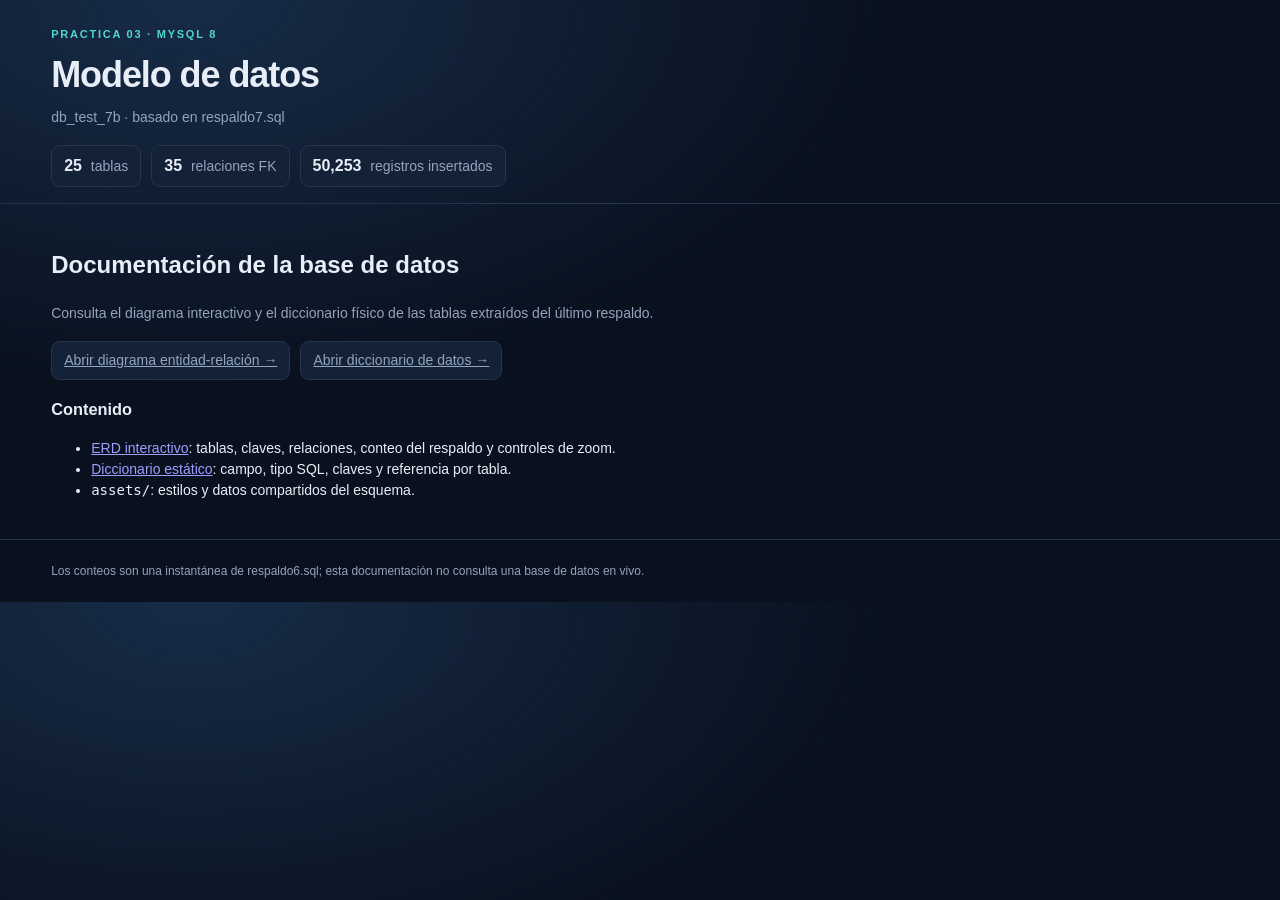
<file: Practica03/diagrama/index.html>
<!doctype html><html lang="es"><head><meta charset="utf-8"><meta name="viewport" content="width=device-width,initial-scale=1"><title>Diagrama ER y diccionario · db_test_7b</title><link rel="stylesheet" href="assets/css/main.css"></head><body><header class="top"><div class="eyebrow">Practica 03 · MySQL 8</div><h1>Modelo de datos</h1><div class="subtitle">db_test_7b · basado en respaldo7.sql</div><div class="stats"><span class="stat"><b>25</b> tablas</span><span class="stat"><b>35</b> relaciones FK</span><span class="stat"><b>50,253</b> registros insertados</span></div></header><main class="dictionary"><h2>Documentación de la base de datos</h2><p>Consulta el diagrama interactivo y el diccionario físico de las tablas extraídos del último respaldo.</p><div class="stats"><a class="stat" href="erd/">Abrir diagrama entidad-relación →</a><a class="stat" href="diccionario/">Abrir diccionario de datos →</a></div><h3>Contenido</h3><ul><li><a href="erd/">ERD interactivo</a>: tablas, claves, relaciones, conteo del respaldo y controles de zoom.</li><li><a href="diccionario/">Diccionario estático</a>: campo, tipo SQL, claves y referencia por tabla.</li><li><code>assets/</code>: estilos y datos compartidos del esquema.</li></ul></main><footer>Los conteos son una instantánea de respaldo6.sql; esta documentación no consulta una base de datos en vivo.</footer></body></html>
</file>
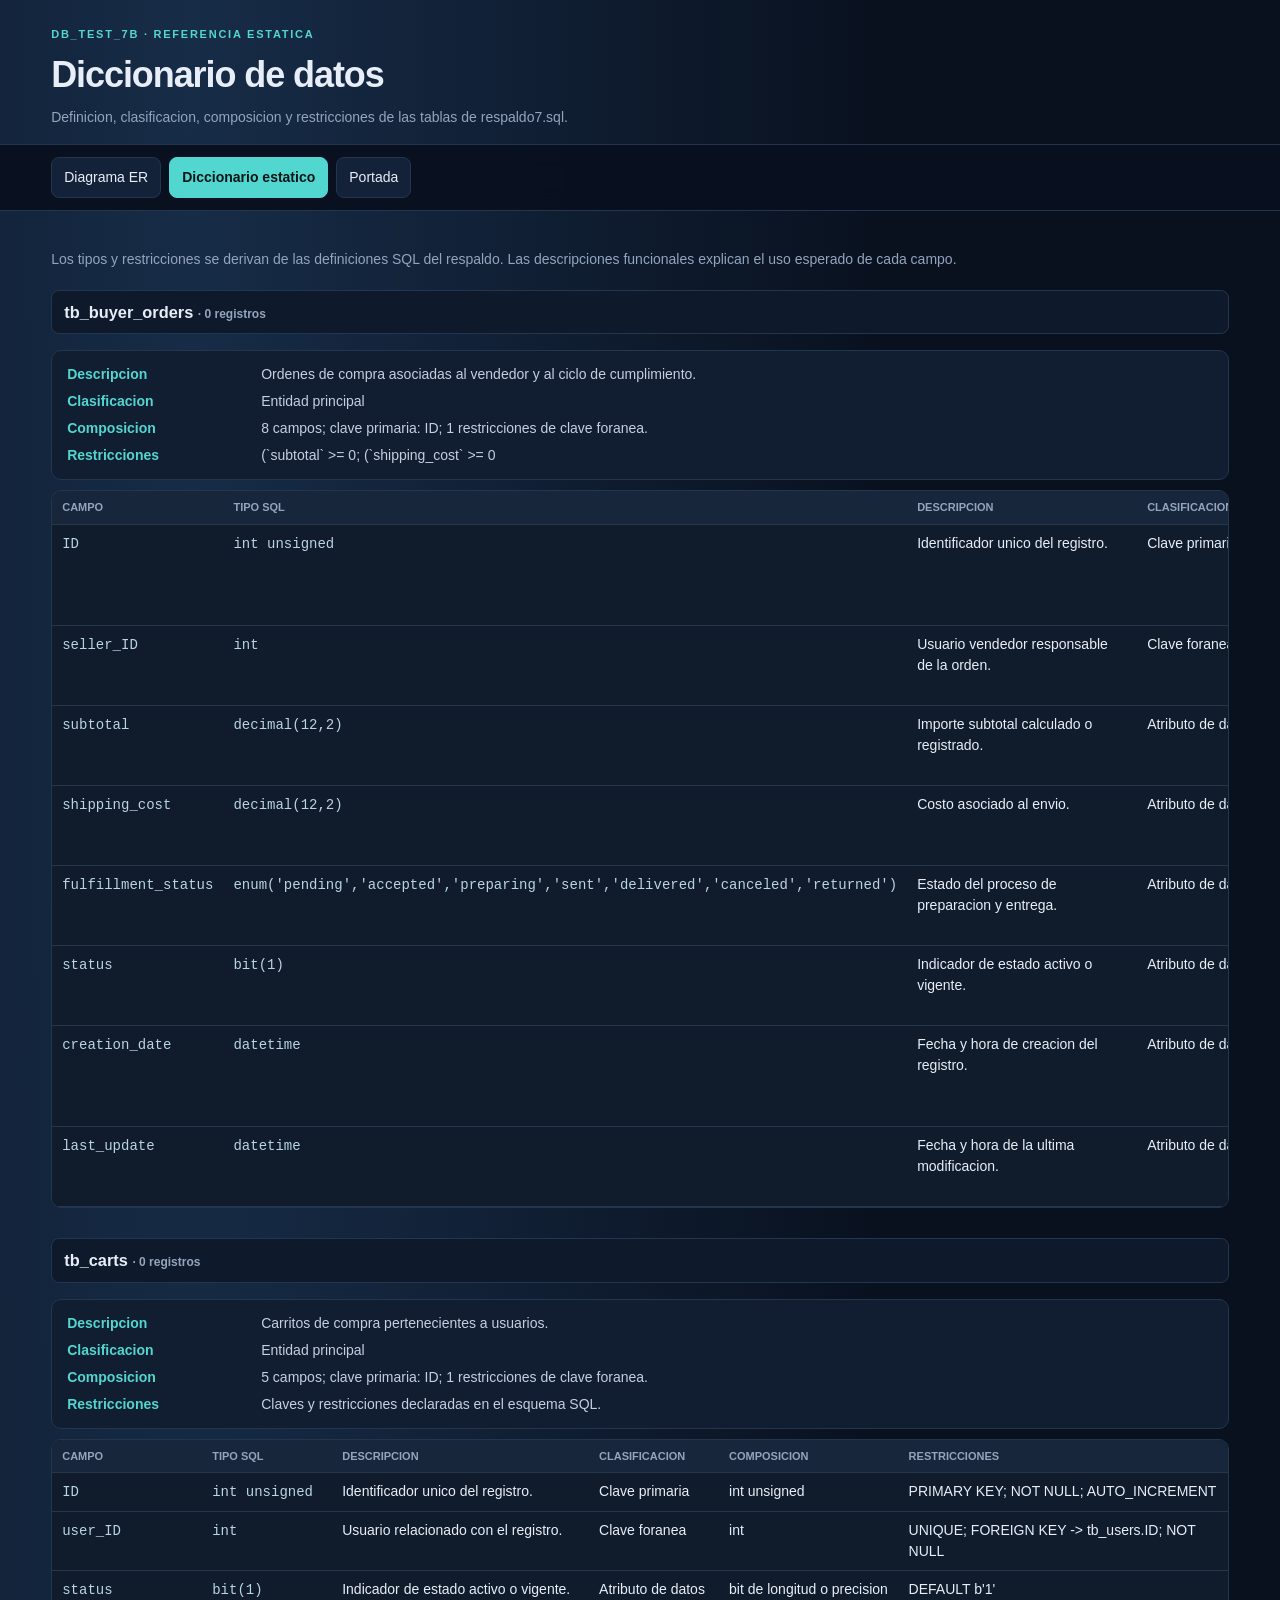
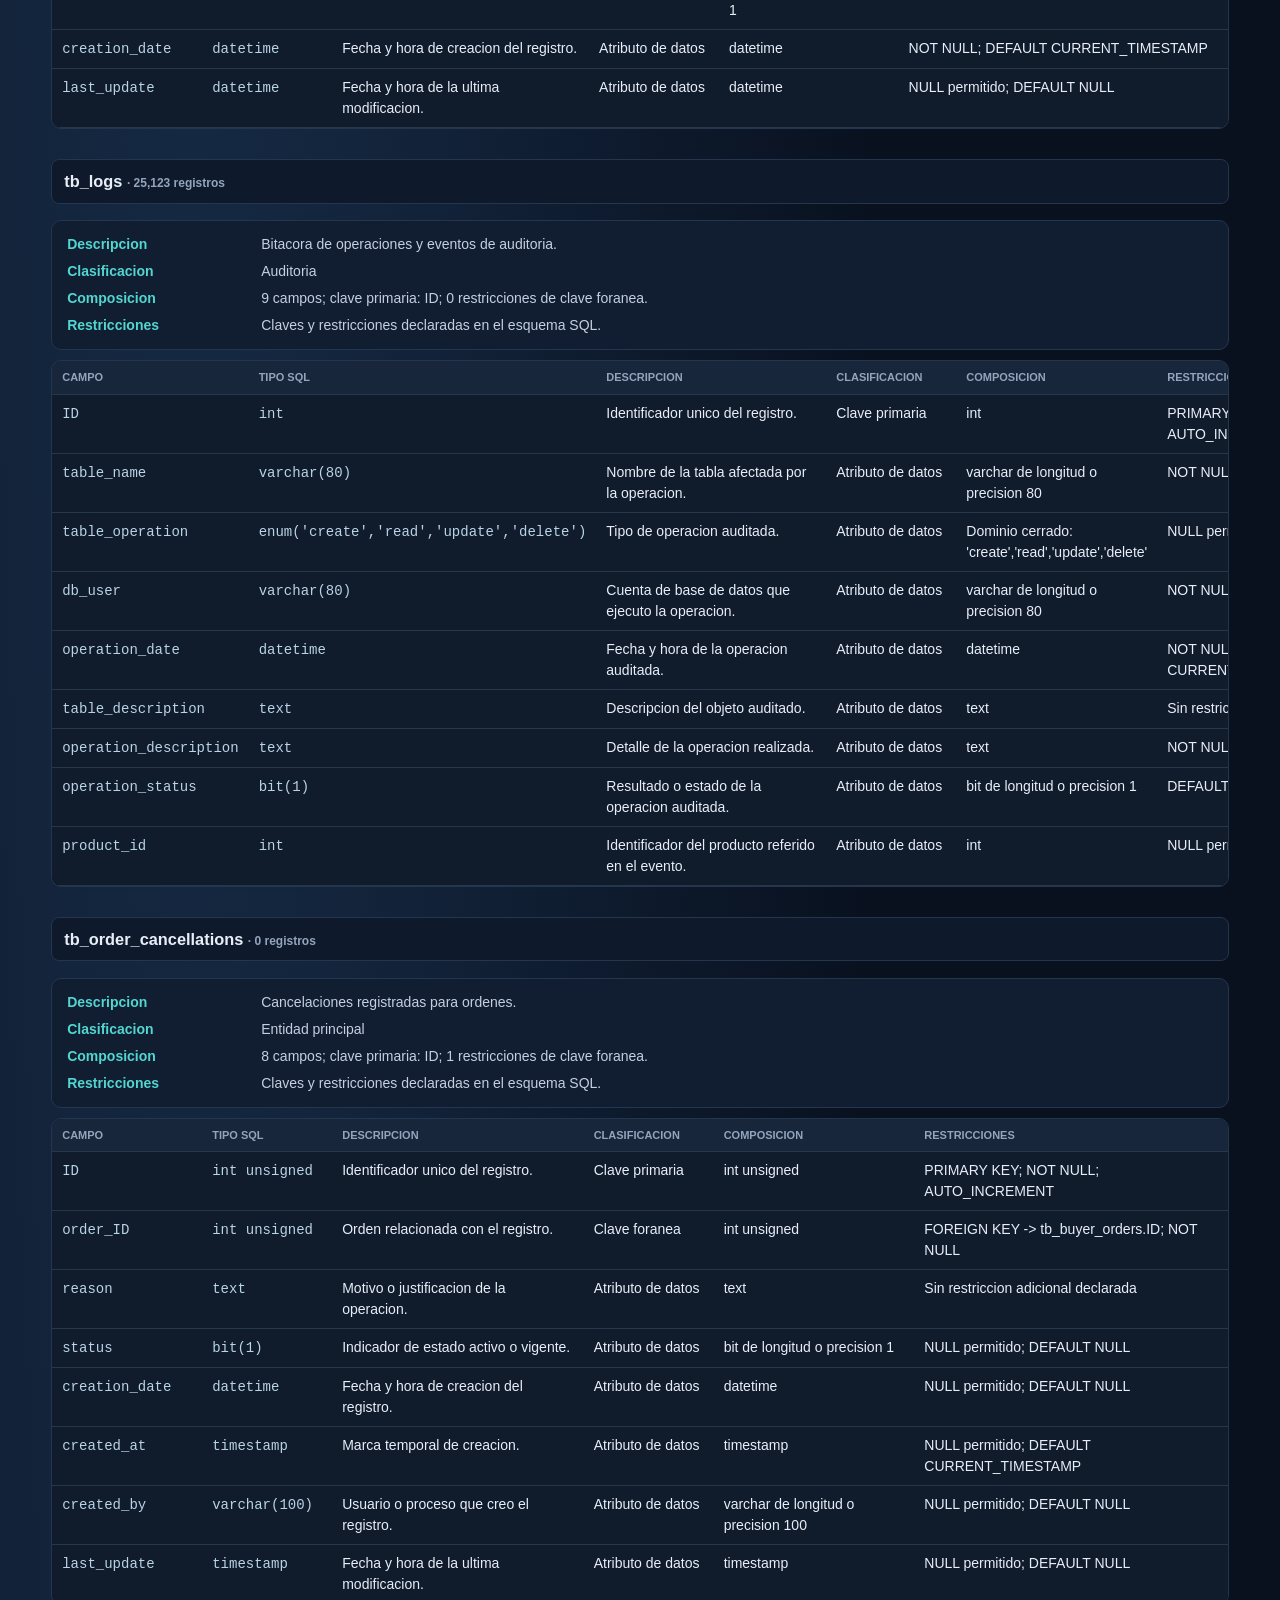
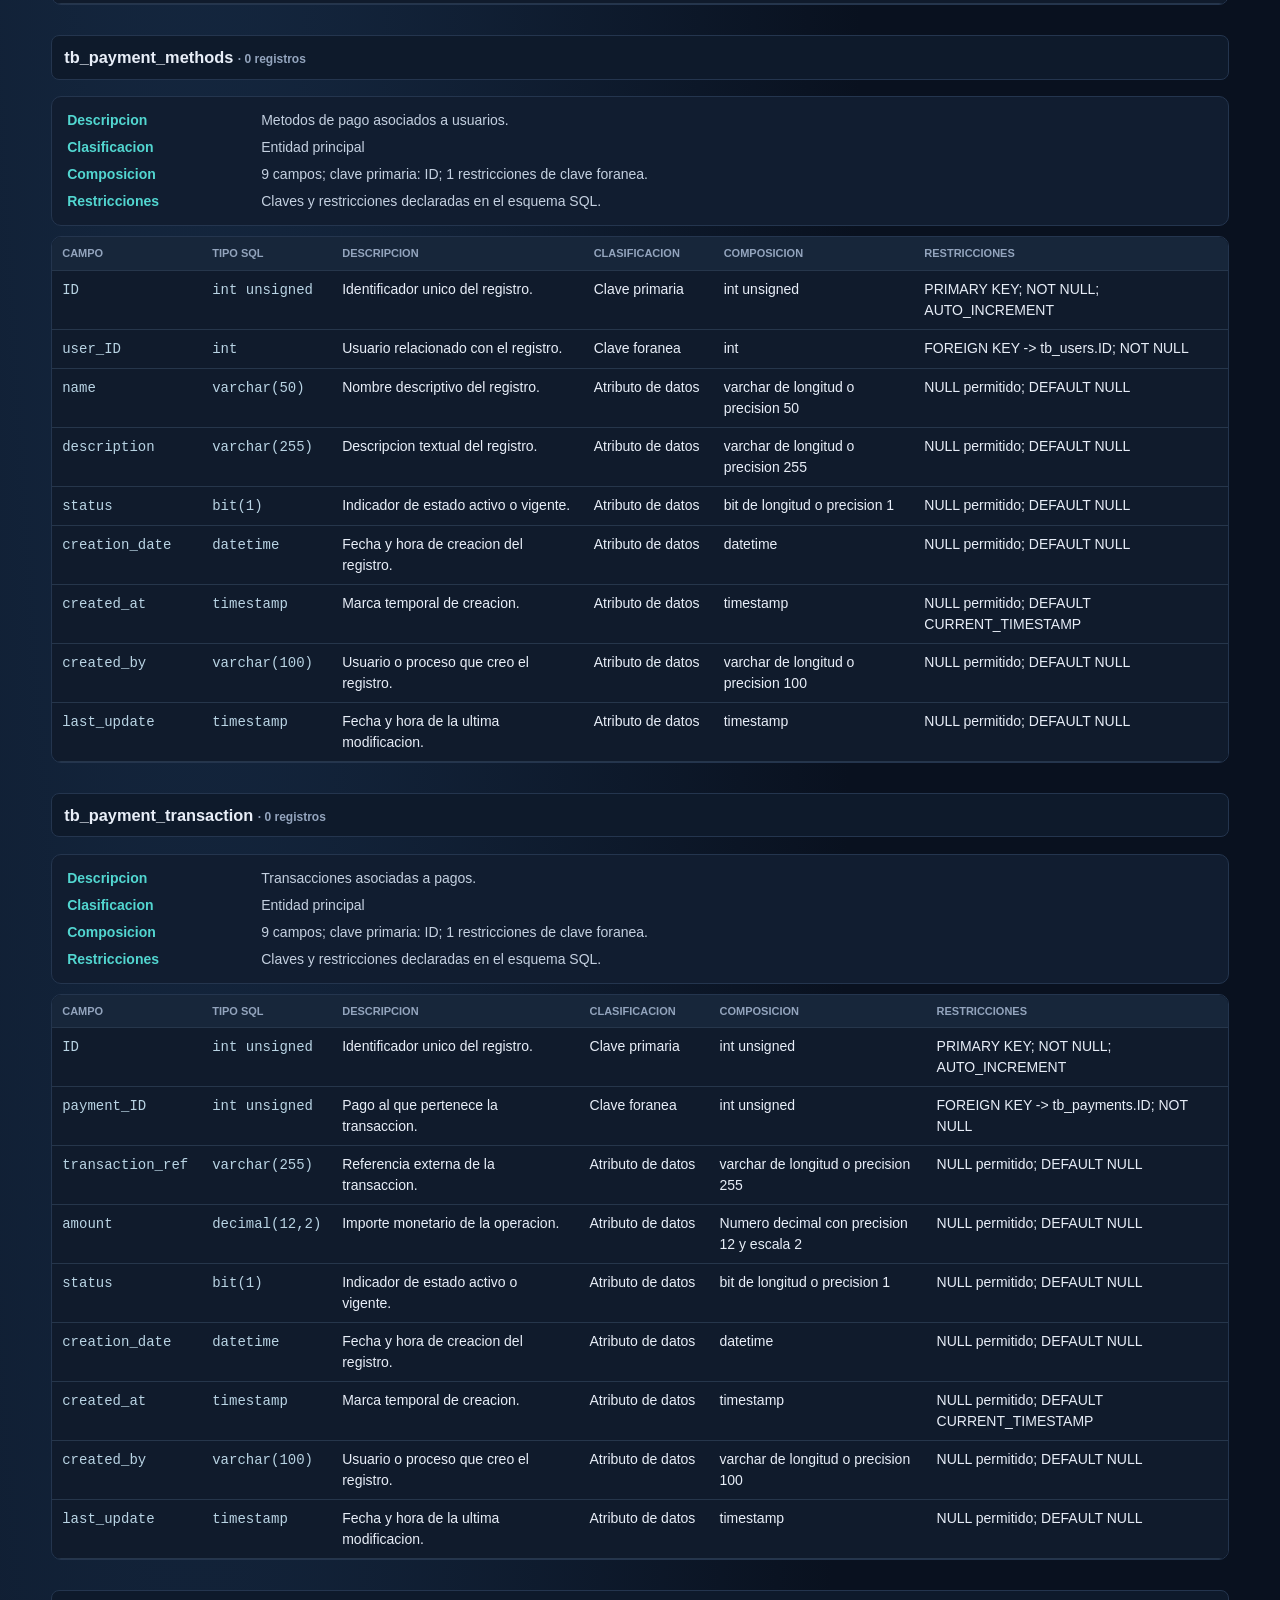
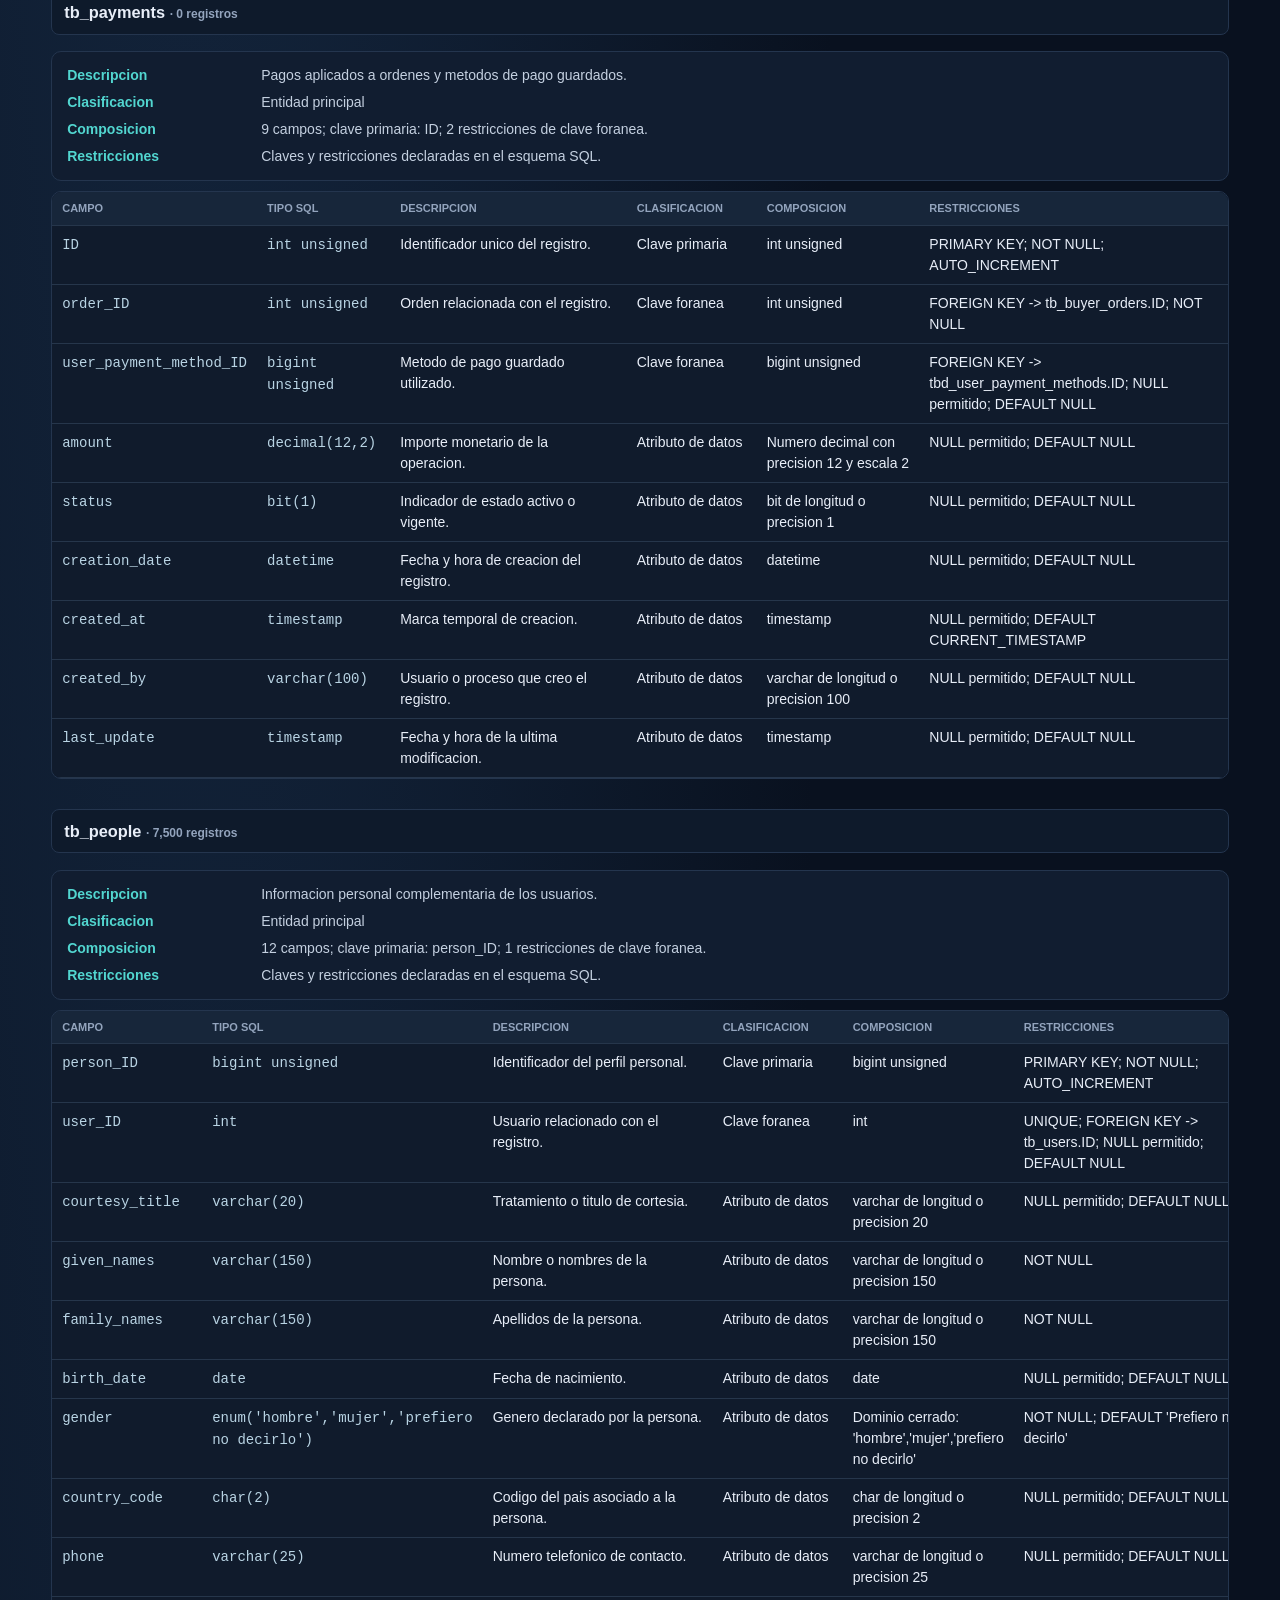
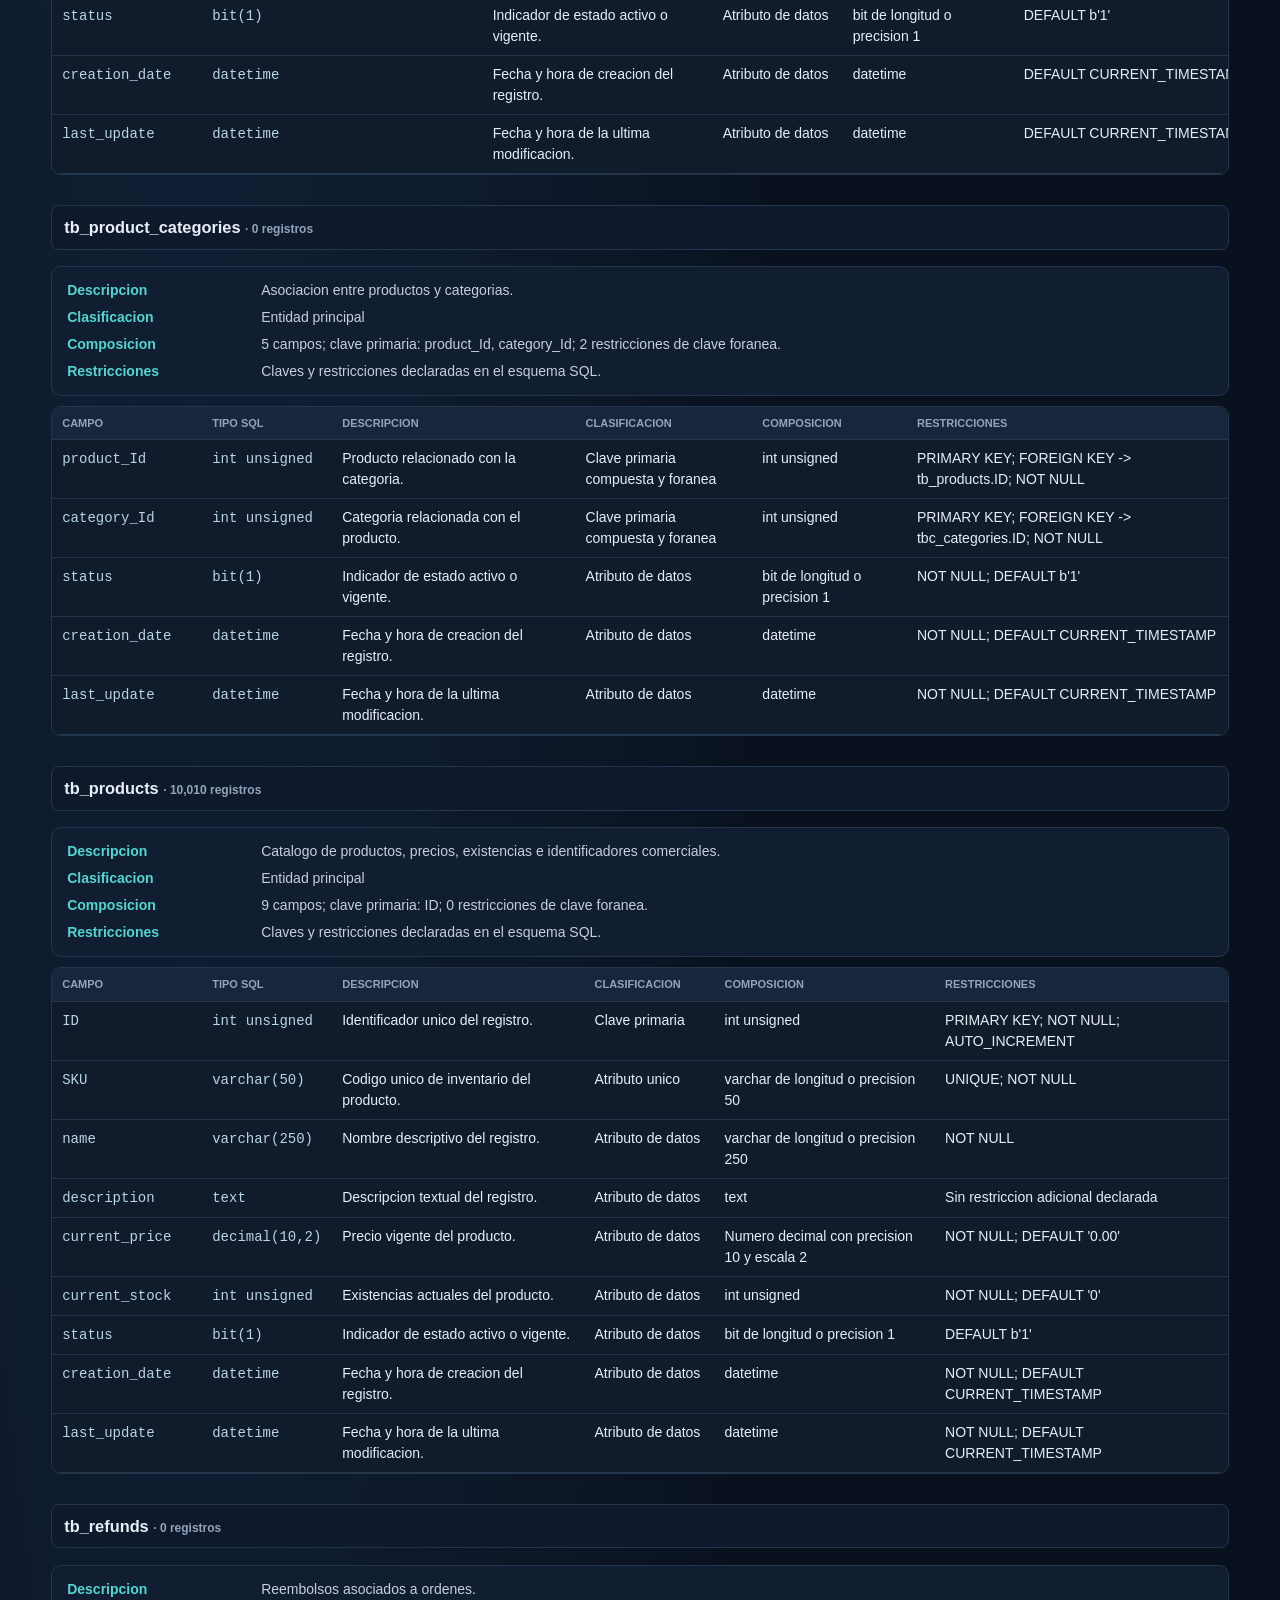
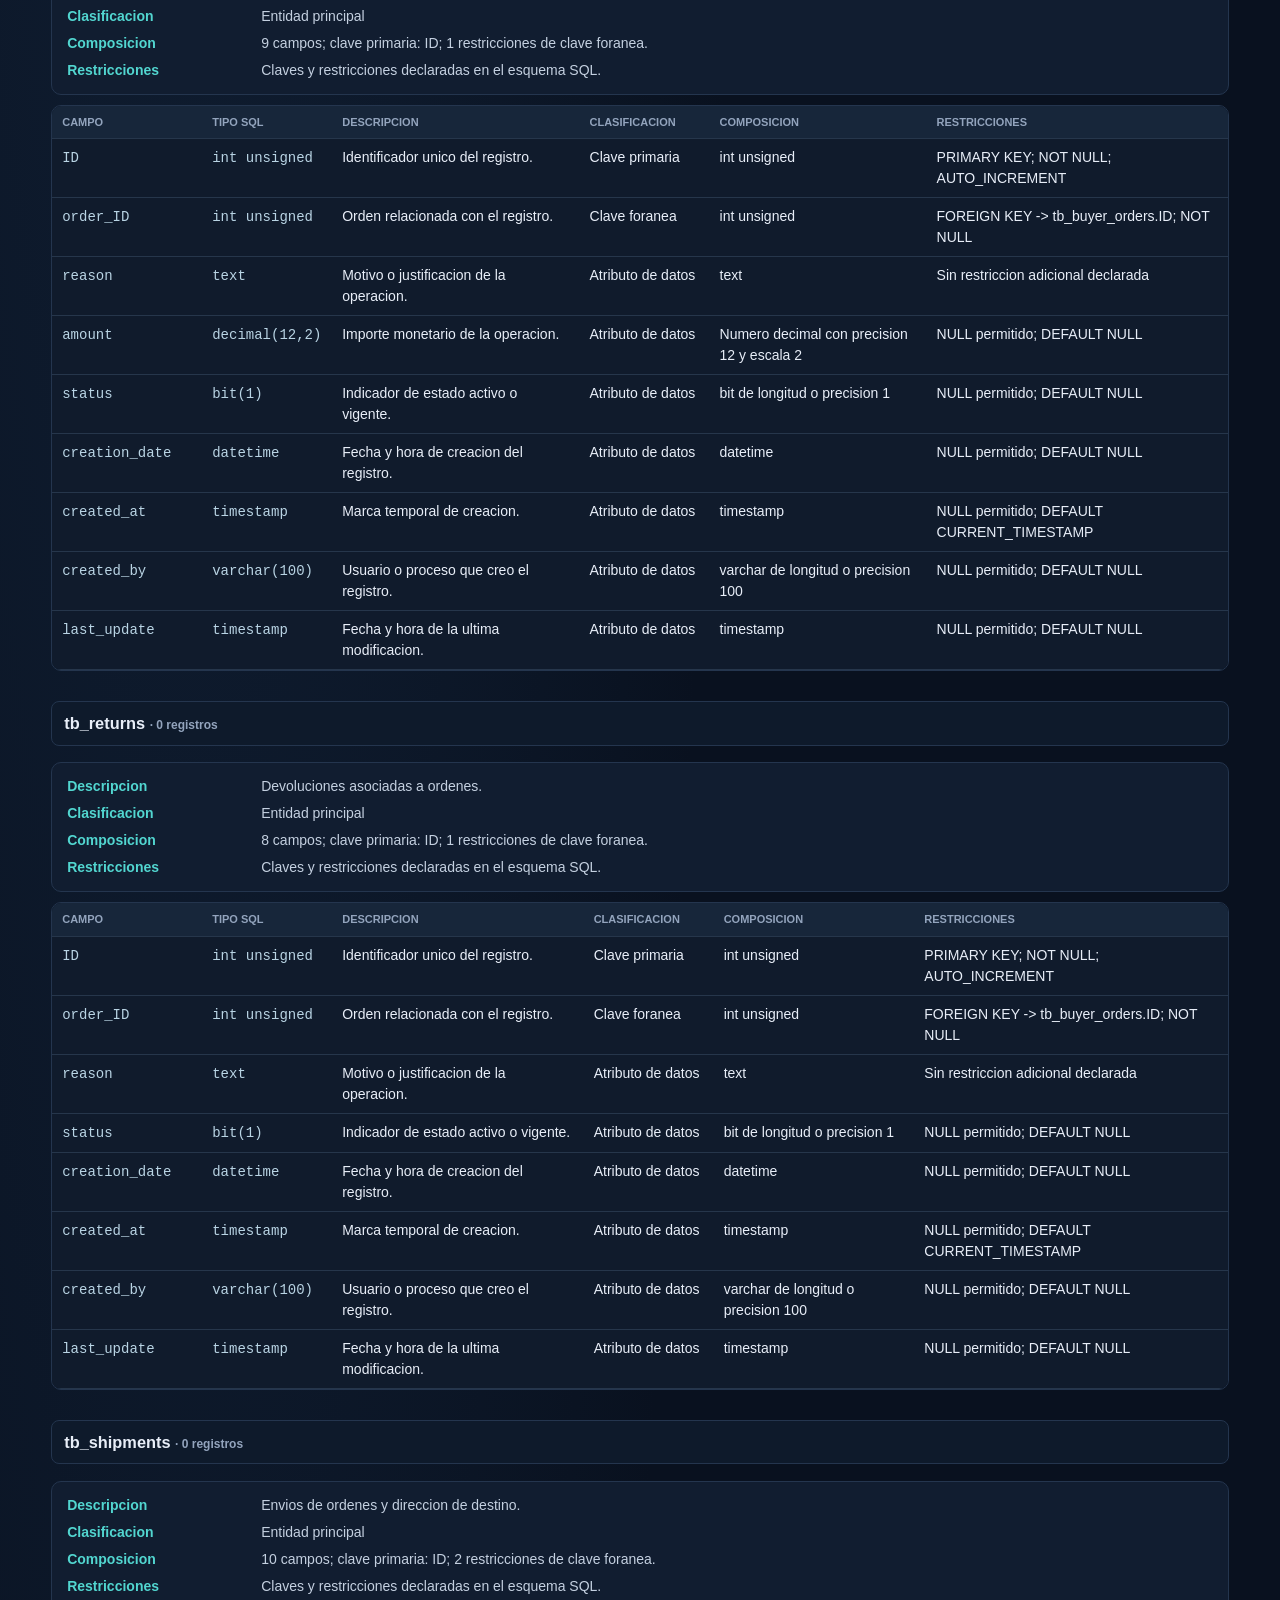
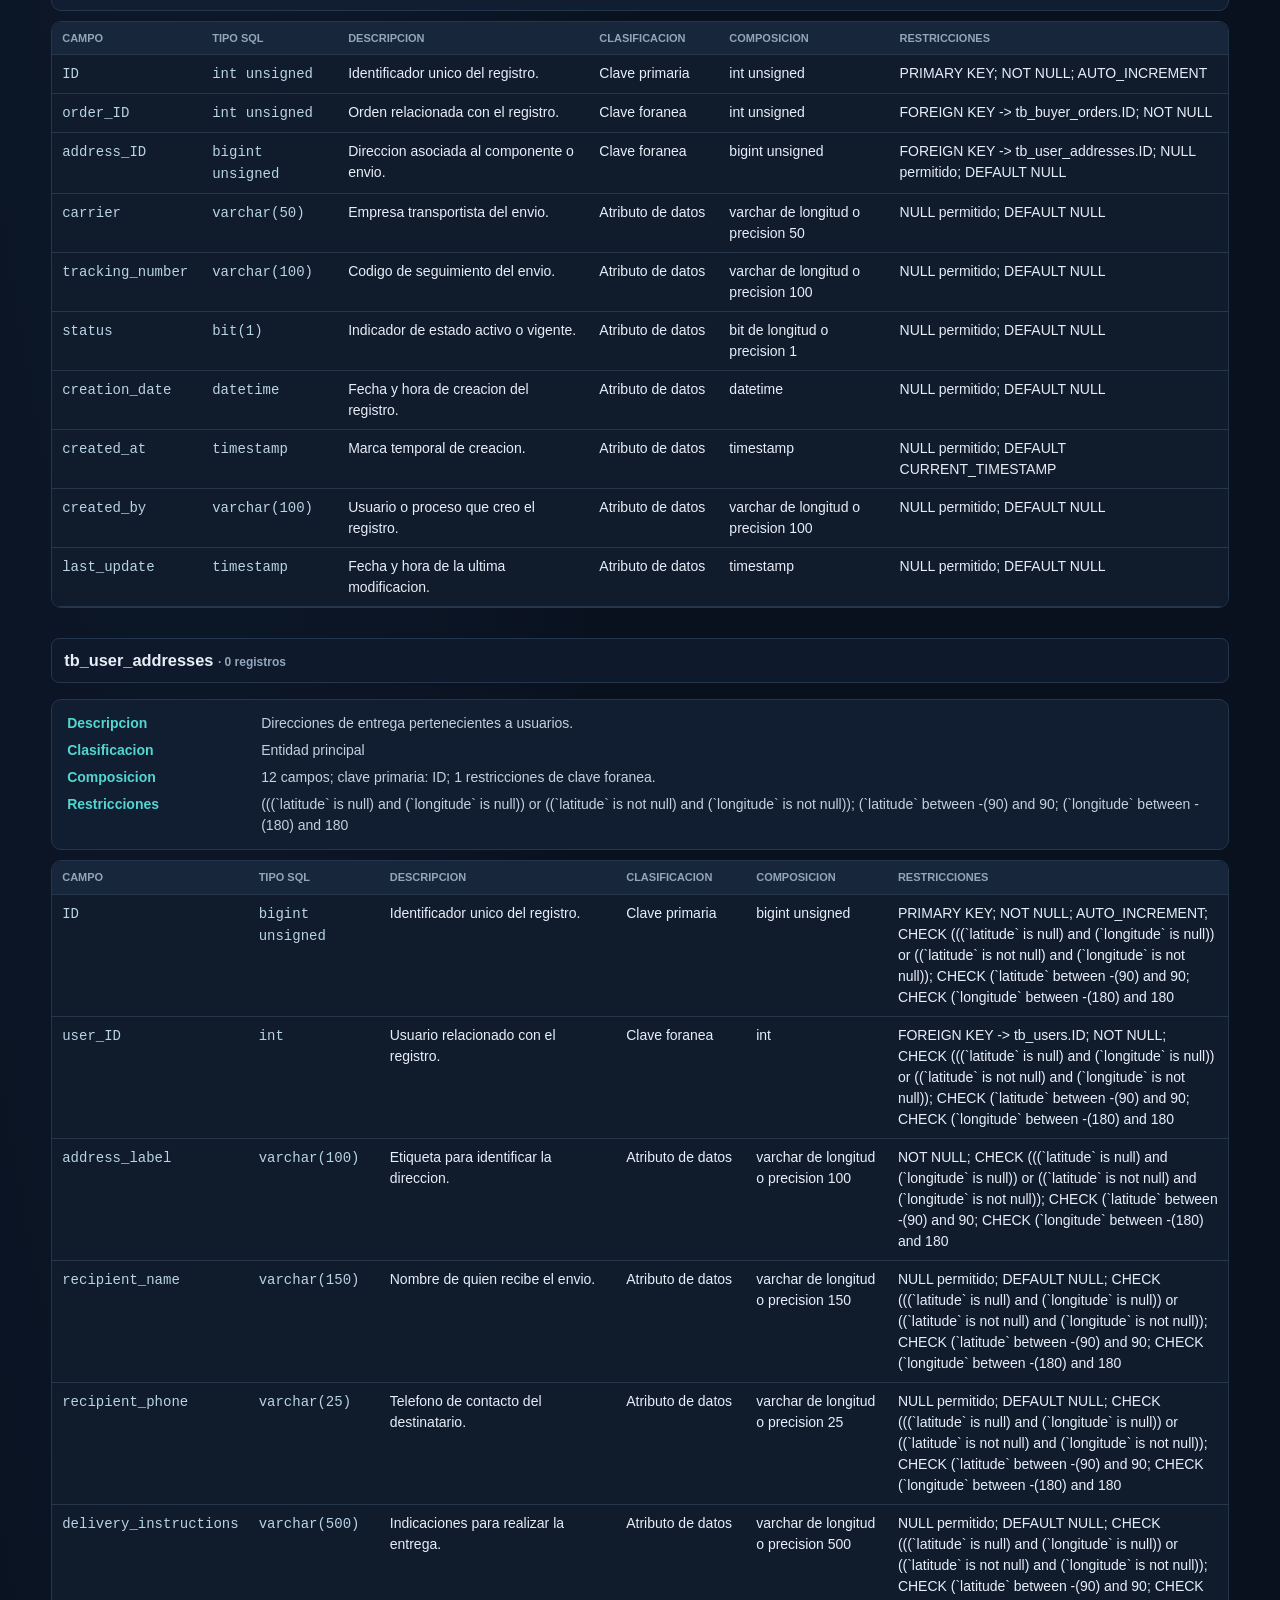
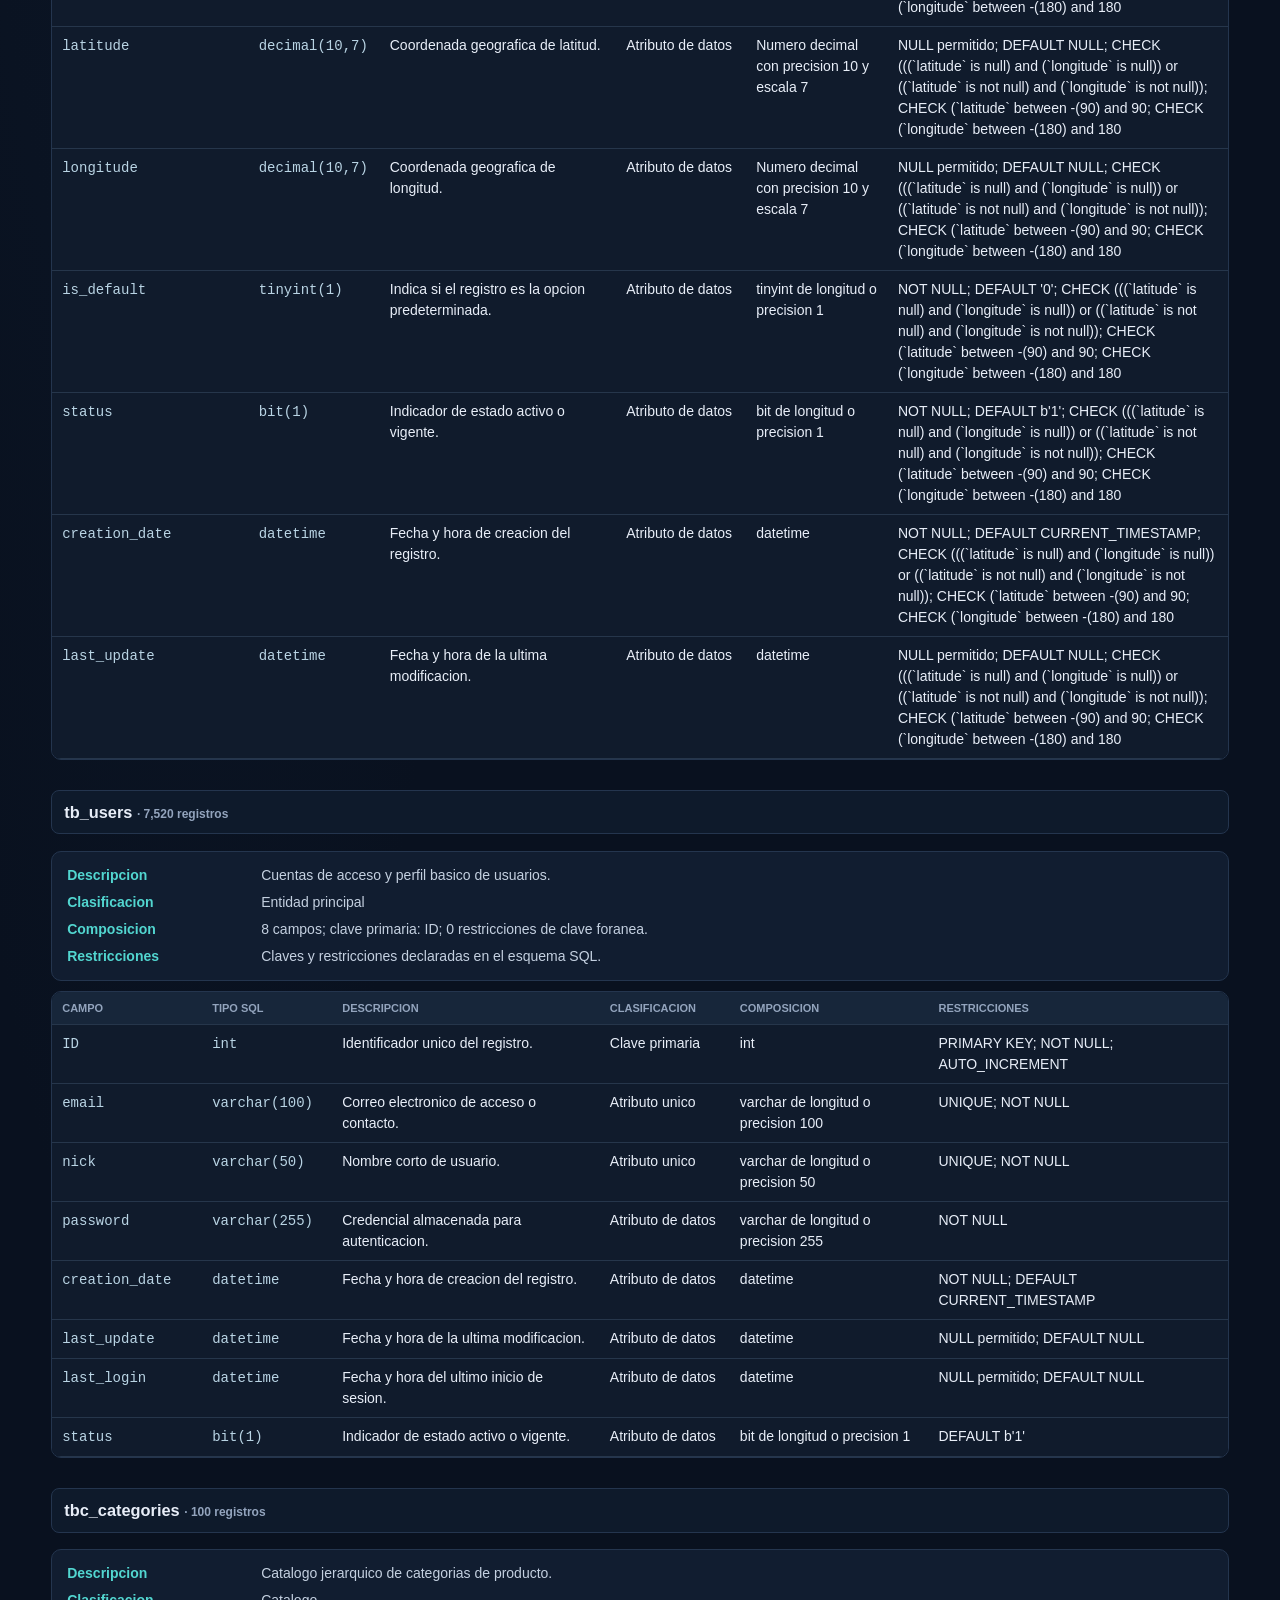
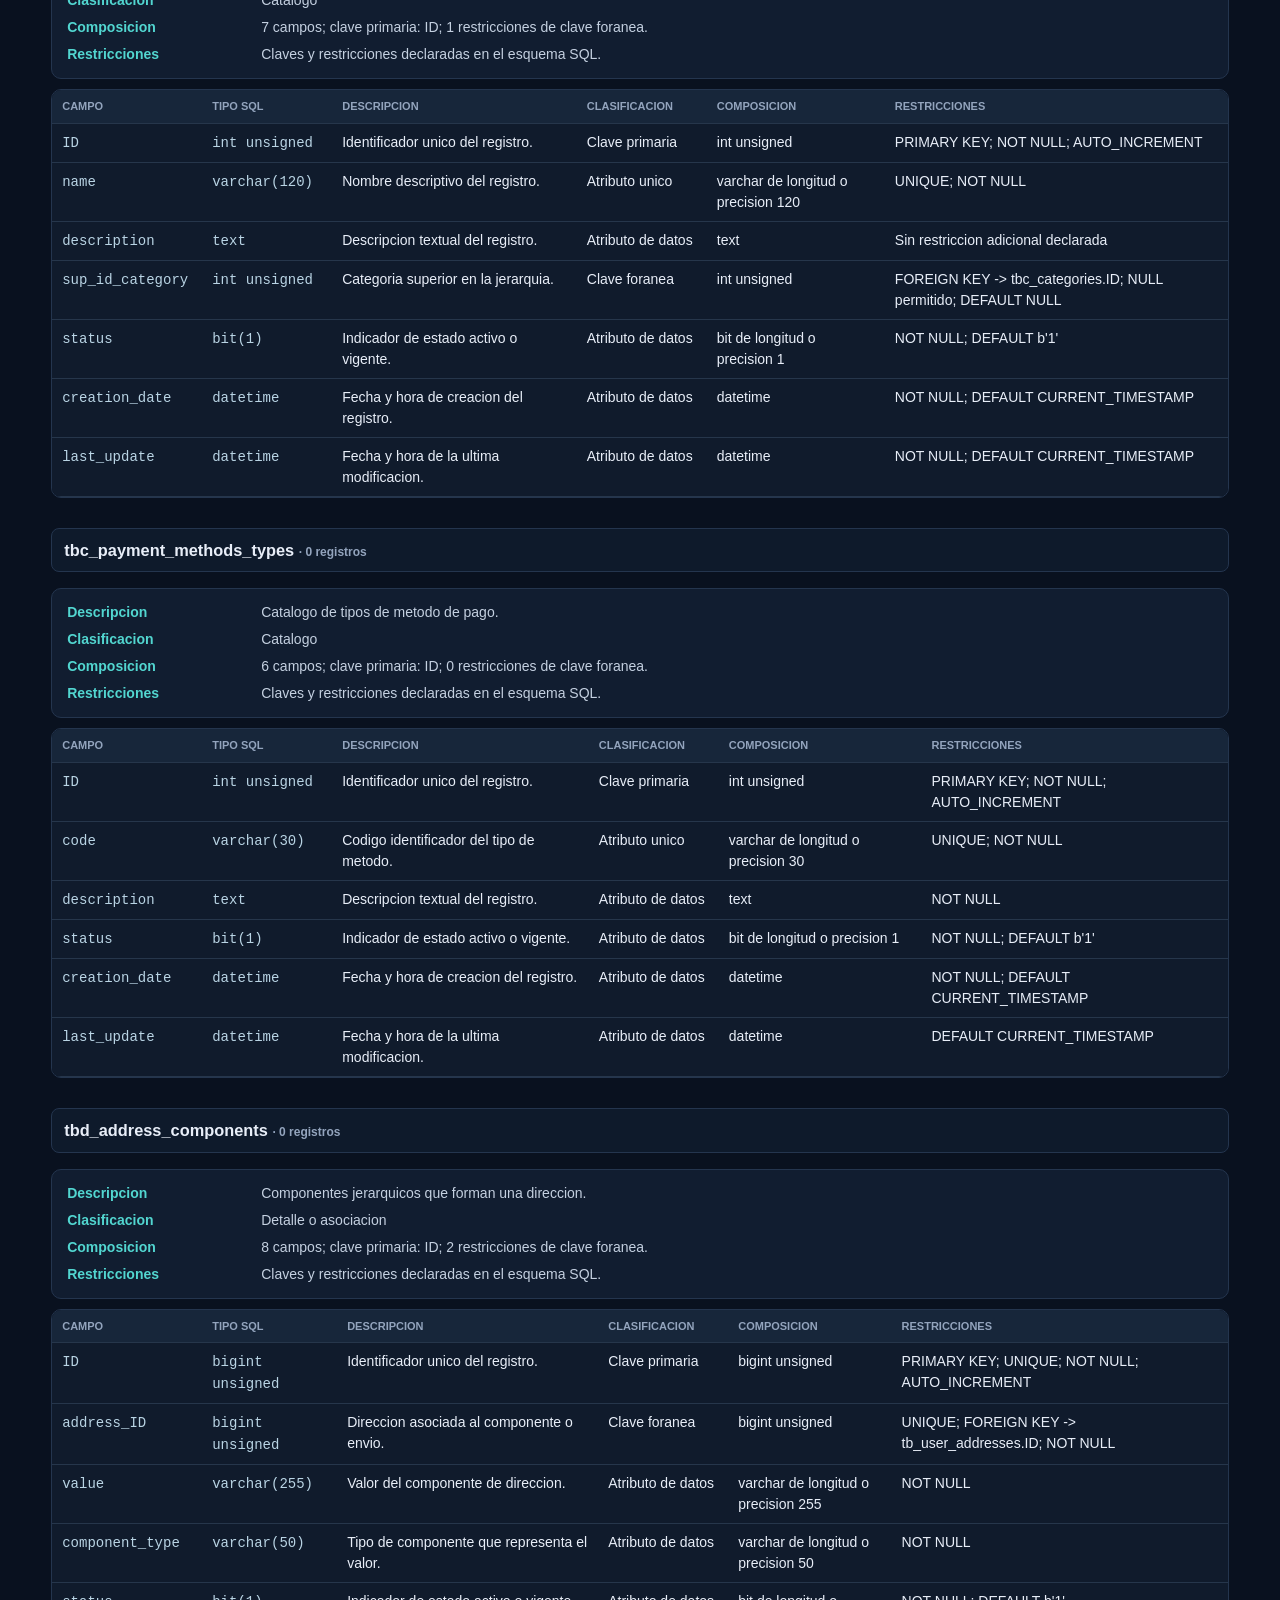
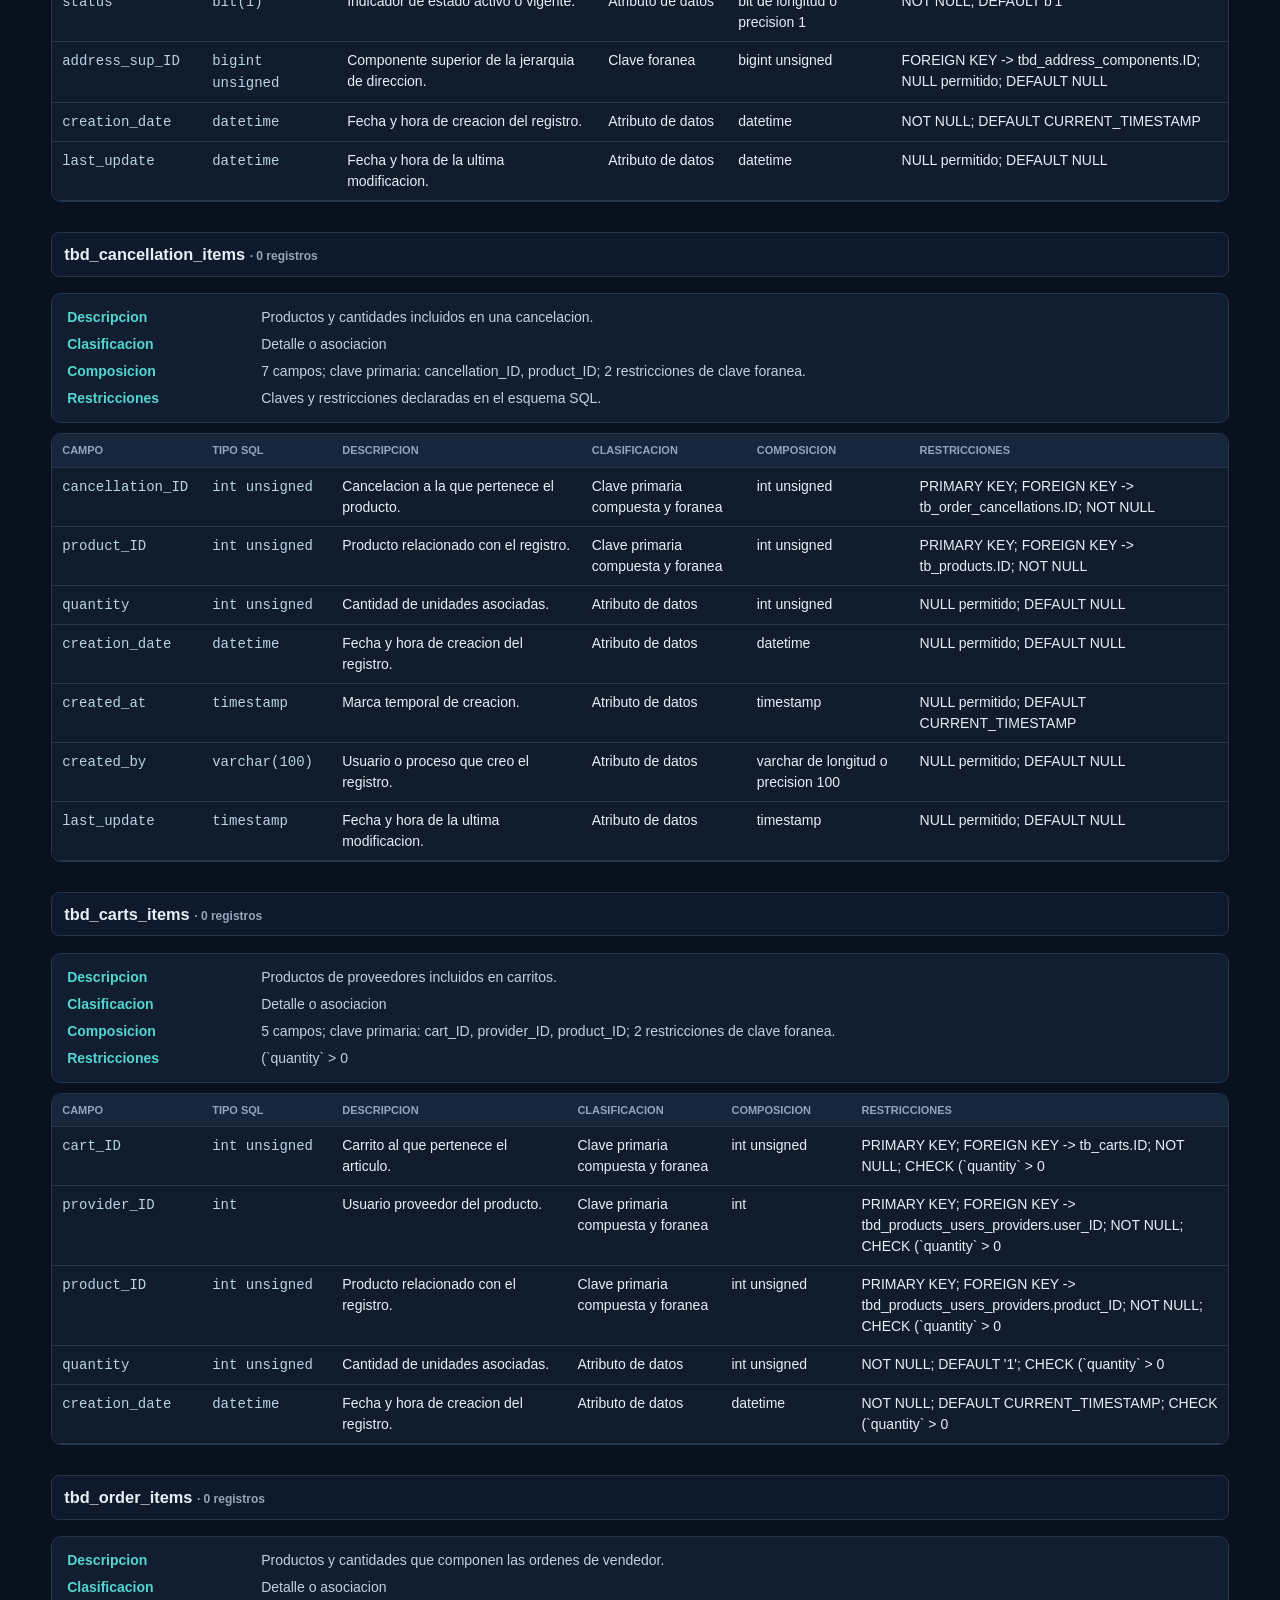
<file: Practica03/diagrama/diccionario/index.html>
<!doctype html><html lang="es"><head><meta charset="utf-8"><meta name="viewport" content="width=device-width,initial-scale=1"><title>Diccionario de datos &#183; db_test_7b</title><link rel="stylesheet" href="../assets/css/main.css"></head><body><header class="top"><div class="eyebrow">db_test_7b &#183; Referencia estatica</div><h1>Diccionario de datos</h1><div class="subtitle">Definicion, clasificacion, composicion y restricciones de las tablas de respaldo7.sql.</div></header><nav class="bar"><a href="../erd/">Diagrama ER</a><a class="selected" href="./">Diccionario estatico</a><a href="../">Portada</a></nav><main class="dictionary"><p>Los tipos y restricciones se derivan de las definiciones SQL del respaldo. Las descripciones funcionales explican el uso esperado de cada campo.</p><section class="group" id="tb_buyer_orders"><h3>tb_buyer_orders <span class="hint">&#183; 0 registros</span></h3><dl class="tablemeta"><dt>Descripcion</dt><dd>Ordenes de compra asociadas al vendedor y al ciclo de cumplimiento.</dd><dt>Clasificacion</dt><dd>Entidad principal</dd><dt>Composicion</dt><dd>8 campos; clave primaria: ID; 1 restricciones de clave foranea.</dd><dt>Restricciones</dt><dd>(`subtotal` &gt;= 0; (`shipping_cost` &gt;= 0</dd></dl><div class="tablewrap"><table><thead><tr><th>Campo</th><th>Tipo SQL</th><th>Descripcion</th><th>Clasificacion</th><th>Composicion</th><th>Restricciones</th></tr></thead><tbody><tr><td><code>ID</code></td><td><code>int unsigned</code></td><td>Identificador unico del registro.</td><td>Clave primaria</td><td>int unsigned</td><td>PRIMARY KEY; NOT NULL; AUTO_INCREMENT; CHECK (`subtotal` &gt;= 0; CHECK (`shipping_cost` &gt;= 0</td></tr><tr><td><code>seller_ID</code></td><td><code>int</code></td><td>Usuario vendedor responsable de la orden.</td><td>Clave foranea</td><td>int</td><td>FOREIGN KEY -&gt; tb_users.ID; NOT NULL; CHECK (`subtotal` &gt;= 0; CHECK (`shipping_cost` &gt;= 0</td></tr><tr><td><code>subtotal</code></td><td><code>decimal(12,2)</code></td><td>Importe subtotal calculado o registrado.</td><td>Atributo de datos</td><td>Numero decimal con precision 12 y escala 2</td><td>NOT NULL; DEFAULT &#39;0.00&#39;; CHECK (`subtotal` &gt;= 0; CHECK (`shipping_cost` &gt;= 0</td></tr><tr><td><code>shipping_cost</code></td><td><code>decimal(12,2)</code></td><td>Costo asociado al envio.</td><td>Atributo de datos</td><td>Numero decimal con precision 12 y escala 2</td><td>NOT NULL; DEFAULT &#39;0.00&#39;; CHECK (`subtotal` &gt;= 0; CHECK (`shipping_cost` &gt;= 0</td></tr><tr><td><code>fulfillment_status</code></td><td><code>enum(&#39;pending&#39;,&#39;accepted&#39;,&#39;preparing&#39;,&#39;sent&#39;,&#39;delivered&#39;,&#39;canceled&#39;,&#39;returned&#39;)</code></td><td>Estado del proceso de preparacion y entrega.</td><td>Atributo de datos</td><td>Dominio cerrado: &#39;pending&#39;,&#39;accepted&#39;,&#39;preparing&#39;,&#39;sent&#39;,&#39;delivered&#39;,&#39;canceled&#39;,&#39;returned&#39;</td><td>NOT NULL; DEFAULT &#39;Pending&#39;; CHECK (`subtotal` &gt;= 0; CHECK (`shipping_cost` &gt;= 0</td></tr><tr><td><code>status</code></td><td><code>bit(1)</code></td><td>Indicador de estado activo o vigente.</td><td>Atributo de datos</td><td>bit de longitud o precision 1</td><td>NOT NULL; DEFAULT b&#39;1&#39;; CHECK (`subtotal` &gt;= 0; CHECK (`shipping_cost` &gt;= 0</td></tr><tr><td><code>creation_date</code></td><td><code>datetime</code></td><td>Fecha y hora de creacion del registro.</td><td>Atributo de datos</td><td>datetime</td><td>NOT NULL; DEFAULT CURRENT_TIMESTAMP; CHECK (`subtotal` &gt;= 0; CHECK (`shipping_cost` &gt;= 0</td></tr><tr><td><code>last_update</code></td><td><code>datetime</code></td><td>Fecha y hora de la ultima modificacion.</td><td>Atributo de datos</td><td>datetime</td><td>NULL permitido; DEFAULT NULL; CHECK (`subtotal` &gt;= 0; CHECK (`shipping_cost` &gt;= 0</td></tr></tbody></table></div></section><section class="group" id="tb_carts"><h3>tb_carts <span class="hint">&#183; 0 registros</span></h3><dl class="tablemeta"><dt>Descripcion</dt><dd>Carritos de compra pertenecientes a usuarios.</dd><dt>Clasificacion</dt><dd>Entidad principal</dd><dt>Composicion</dt><dd>5 campos; clave primaria: ID; 1 restricciones de clave foranea.</dd><dt>Restricciones</dt><dd>Claves y restricciones declaradas en el esquema SQL.</dd></dl><div class="tablewrap"><table><thead><tr><th>Campo</th><th>Tipo SQL</th><th>Descripcion</th><th>Clasificacion</th><th>Composicion</th><th>Restricciones</th></tr></thead><tbody><tr><td><code>ID</code></td><td><code>int unsigned</code></td><td>Identificador unico del registro.</td><td>Clave primaria</td><td>int unsigned</td><td>PRIMARY KEY; NOT NULL; AUTO_INCREMENT</td></tr><tr><td><code>user_ID</code></td><td><code>int</code></td><td>Usuario relacionado con el registro.</td><td>Clave foranea</td><td>int</td><td>UNIQUE; FOREIGN KEY -&gt; tb_users.ID; NOT NULL</td></tr><tr><td><code>status</code></td><td><code>bit(1)</code></td><td>Indicador de estado activo o vigente.</td><td>Atributo de datos</td><td>bit de longitud o precision 1</td><td>DEFAULT b&#39;1&#39;</td></tr><tr><td><code>creation_date</code></td><td><code>datetime</code></td><td>Fecha y hora de creacion del registro.</td><td>Atributo de datos</td><td>datetime</td><td>NOT NULL; DEFAULT CURRENT_TIMESTAMP</td></tr><tr><td><code>last_update</code></td><td><code>datetime</code></td><td>Fecha y hora de la ultima modificacion.</td><td>Atributo de datos</td><td>datetime</td><td>NULL permitido; DEFAULT NULL</td></tr></tbody></table></div></section><section class="group" id="tb_logs"><h3>tb_logs <span class="hint">&#183; 25,123 registros</span></h3><dl class="tablemeta"><dt>Descripcion</dt><dd>Bitacora de operaciones y eventos de auditoria.</dd><dt>Clasificacion</dt><dd>Auditoria</dd><dt>Composicion</dt><dd>9 campos; clave primaria: ID; 0 restricciones de clave foranea.</dd><dt>Restricciones</dt><dd>Claves y restricciones declaradas en el esquema SQL.</dd></dl><div class="tablewrap"><table><thead><tr><th>Campo</th><th>Tipo SQL</th><th>Descripcion</th><th>Clasificacion</th><th>Composicion</th><th>Restricciones</th></tr></thead><tbody><tr><td><code>ID</code></td><td><code>int</code></td><td>Identificador unico del registro.</td><td>Clave primaria</td><td>int</td><td>PRIMARY KEY; NOT NULL; AUTO_INCREMENT</td></tr><tr><td><code>table_name</code></td><td><code>varchar(80)</code></td><td>Nombre de la tabla afectada por la operacion.</td><td>Atributo de datos</td><td>varchar de longitud o precision 80</td><td>NOT NULL</td></tr><tr><td><code>table_operation</code></td><td><code>enum(&#39;create&#39;,&#39;read&#39;,&#39;update&#39;,&#39;delete&#39;)</code></td><td>Tipo de operacion auditada.</td><td>Atributo de datos</td><td>Dominio cerrado: &#39;create&#39;,&#39;read&#39;,&#39;update&#39;,&#39;delete&#39;</td><td>NULL permitido; DEFAULT NULL</td></tr><tr><td><code>db_user</code></td><td><code>varchar(80)</code></td><td>Cuenta de base de datos que ejecuto la operacion.</td><td>Atributo de datos</td><td>varchar de longitud o precision 80</td><td>NOT NULL</td></tr><tr><td><code>operation_date</code></td><td><code>datetime</code></td><td>Fecha y hora de la operacion auditada.</td><td>Atributo de datos</td><td>datetime</td><td>NOT NULL; DEFAULT CURRENT_TIMESTAMP</td></tr><tr><td><code>table_description</code></td><td><code>text</code></td><td>Descripcion del objeto auditado.</td><td>Atributo de datos</td><td>text</td><td>Sin restriccion adicional declarada</td></tr><tr><td><code>operation_description</code></td><td><code>text</code></td><td>Detalle de la operacion realizada.</td><td>Atributo de datos</td><td>text</td><td>NOT NULL</td></tr><tr><td><code>operation_status</code></td><td><code>bit(1)</code></td><td>Resultado o estado de la operacion auditada.</td><td>Atributo de datos</td><td>bit de longitud o precision 1</td><td>DEFAULT b&#39;1&#39;</td></tr><tr><td><code>product_id</code></td><td><code>int</code></td><td>Identificador del producto referido en el evento.</td><td>Atributo de datos</td><td>int</td><td>NULL permitido; DEFAULT NULL</td></tr></tbody></table></div></section><section class="group" id="tb_order_cancellations"><h3>tb_order_cancellations <span class="hint">&#183; 0 registros</span></h3><dl class="tablemeta"><dt>Descripcion</dt><dd>Cancelaciones registradas para ordenes.</dd><dt>Clasificacion</dt><dd>Entidad principal</dd><dt>Composicion</dt><dd>8 campos; clave primaria: ID; 1 restricciones de clave foranea.</dd><dt>Restricciones</dt><dd>Claves y restricciones declaradas en el esquema SQL.</dd></dl><div class="tablewrap"><table><thead><tr><th>Campo</th><th>Tipo SQL</th><th>Descripcion</th><th>Clasificacion</th><th>Composicion</th><th>Restricciones</th></tr></thead><tbody><tr><td><code>ID</code></td><td><code>int unsigned</code></td><td>Identificador unico del registro.</td><td>Clave primaria</td><td>int unsigned</td><td>PRIMARY KEY; NOT NULL; AUTO_INCREMENT</td></tr><tr><td><code>order_ID</code></td><td><code>int unsigned</code></td><td>Orden relacionada con el registro.</td><td>Clave foranea</td><td>int unsigned</td><td>FOREIGN KEY -&gt; tb_buyer_orders.ID; NOT NULL</td></tr><tr><td><code>reason</code></td><td><code>text</code></td><td>Motivo o justificacion de la operacion.</td><td>Atributo de datos</td><td>text</td><td>Sin restriccion adicional declarada</td></tr><tr><td><code>status</code></td><td><code>bit(1)</code></td><td>Indicador de estado activo o vigente.</td><td>Atributo de datos</td><td>bit de longitud o precision 1</td><td>NULL permitido; DEFAULT NULL</td></tr><tr><td><code>creation_date</code></td><td><code>datetime</code></td><td>Fecha y hora de creacion del registro.</td><td>Atributo de datos</td><td>datetime</td><td>NULL permitido; DEFAULT NULL</td></tr><tr><td><code>created_at</code></td><td><code>timestamp</code></td><td>Marca temporal de creacion.</td><td>Atributo de datos</td><td>timestamp</td><td>NULL permitido; DEFAULT CURRENT_TIMESTAMP</td></tr><tr><td><code>created_by</code></td><td><code>varchar(100)</code></td><td>Usuario o proceso que creo el registro.</td><td>Atributo de datos</td><td>varchar de longitud o precision 100</td><td>NULL permitido; DEFAULT NULL</td></tr><tr><td><code>last_update</code></td><td><code>timestamp</code></td><td>Fecha y hora de la ultima modificacion.</td><td>Atributo de datos</td><td>timestamp</td><td>NULL permitido; DEFAULT NULL</td></tr></tbody></table></div></section><section class="group" id="tb_payment_methods"><h3>tb_payment_methods <span class="hint">&#183; 0 registros</span></h3><dl class="tablemeta"><dt>Descripcion</dt><dd>Metodos de pago asociados a usuarios.</dd><dt>Clasificacion</dt><dd>Entidad principal</dd><dt>Composicion</dt><dd>9 campos; clave primaria: ID; 1 restricciones de clave foranea.</dd><dt>Restricciones</dt><dd>Claves y restricciones declaradas en el esquema SQL.</dd></dl><div class="tablewrap"><table><thead><tr><th>Campo</th><th>Tipo SQL</th><th>Descripcion</th><th>Clasificacion</th><th>Composicion</th><th>Restricciones</th></tr></thead><tbody><tr><td><code>ID</code></td><td><code>int unsigned</code></td><td>Identificador unico del registro.</td><td>Clave primaria</td><td>int unsigned</td><td>PRIMARY KEY; NOT NULL; AUTO_INCREMENT</td></tr><tr><td><code>user_ID</code></td><td><code>int</code></td><td>Usuario relacionado con el registro.</td><td>Clave foranea</td><td>int</td><td>FOREIGN KEY -&gt; tb_users.ID; NOT NULL</td></tr><tr><td><code>name</code></td><td><code>varchar(50)</code></td><td>Nombre descriptivo del registro.</td><td>Atributo de datos</td><td>varchar de longitud o precision 50</td><td>NULL permitido; DEFAULT NULL</td></tr><tr><td><code>description</code></td><td><code>varchar(255)</code></td><td>Descripcion textual del registro.</td><td>Atributo de datos</td><td>varchar de longitud o precision 255</td><td>NULL permitido; DEFAULT NULL</td></tr><tr><td><code>status</code></td><td><code>bit(1)</code></td><td>Indicador de estado activo o vigente.</td><td>Atributo de datos</td><td>bit de longitud o precision 1</td><td>NULL permitido; DEFAULT NULL</td></tr><tr><td><code>creation_date</code></td><td><code>datetime</code></td><td>Fecha y hora de creacion del registro.</td><td>Atributo de datos</td><td>datetime</td><td>NULL permitido; DEFAULT NULL</td></tr><tr><td><code>created_at</code></td><td><code>timestamp</code></td><td>Marca temporal de creacion.</td><td>Atributo de datos</td><td>timestamp</td><td>NULL permitido; DEFAULT CURRENT_TIMESTAMP</td></tr><tr><td><code>created_by</code></td><td><code>varchar(100)</code></td><td>Usuario o proceso que creo el registro.</td><td>Atributo de datos</td><td>varchar de longitud o precision 100</td><td>NULL permitido; DEFAULT NULL</td></tr><tr><td><code>last_update</code></td><td><code>timestamp</code></td><td>Fecha y hora de la ultima modificacion.</td><td>Atributo de datos</td><td>timestamp</td><td>NULL permitido; DEFAULT NULL</td></tr></tbody></table></div></section><section class="group" id="tb_payment_transaction"><h3>tb_payment_transaction <span class="hint">&#183; 0 registros</span></h3><dl class="tablemeta"><dt>Descripcion</dt><dd>Transacciones asociadas a pagos.</dd><dt>Clasificacion</dt><dd>Entidad principal</dd><dt>Composicion</dt><dd>9 campos; clave primaria: ID; 1 restricciones de clave foranea.</dd><dt>Restricciones</dt><dd>Claves y restricciones declaradas en el esquema SQL.</dd></dl><div class="tablewrap"><table><thead><tr><th>Campo</th><th>Tipo SQL</th><th>Descripcion</th><th>Clasificacion</th><th>Composicion</th><th>Restricciones</th></tr></thead><tbody><tr><td><code>ID</code></td><td><code>int unsigned</code></td><td>Identificador unico del registro.</td><td>Clave primaria</td><td>int unsigned</td><td>PRIMARY KEY; NOT NULL; AUTO_INCREMENT</td></tr><tr><td><code>payment_ID</code></td><td><code>int unsigned</code></td><td>Pago al que pertenece la transaccion.</td><td>Clave foranea</td><td>int unsigned</td><td>FOREIGN KEY -&gt; tb_payments.ID; NOT NULL</td></tr><tr><td><code>transaction_ref</code></td><td><code>varchar(255)</code></td><td>Referencia externa de la transaccion.</td><td>Atributo de datos</td><td>varchar de longitud o precision 255</td><td>NULL permitido; DEFAULT NULL</td></tr><tr><td><code>amount</code></td><td><code>decimal(12,2)</code></td><td>Importe monetario de la operacion.</td><td>Atributo de datos</td><td>Numero decimal con precision 12 y escala 2</td><td>NULL permitido; DEFAULT NULL</td></tr><tr><td><code>status</code></td><td><code>bit(1)</code></td><td>Indicador de estado activo o vigente.</td><td>Atributo de datos</td><td>bit de longitud o precision 1</td><td>NULL permitido; DEFAULT NULL</td></tr><tr><td><code>creation_date</code></td><td><code>datetime</code></td><td>Fecha y hora de creacion del registro.</td><td>Atributo de datos</td><td>datetime</td><td>NULL permitido; DEFAULT NULL</td></tr><tr><td><code>created_at</code></td><td><code>timestamp</code></td><td>Marca temporal de creacion.</td><td>Atributo de datos</td><td>timestamp</td><td>NULL permitido; DEFAULT CURRENT_TIMESTAMP</td></tr><tr><td><code>created_by</code></td><td><code>varchar(100)</code></td><td>Usuario o proceso que creo el registro.</td><td>Atributo de datos</td><td>varchar de longitud o precision 100</td><td>NULL permitido; DEFAULT NULL</td></tr><tr><td><code>last_update</code></td><td><code>timestamp</code></td><td>Fecha y hora de la ultima modificacion.</td><td>Atributo de datos</td><td>timestamp</td><td>NULL permitido; DEFAULT NULL</td></tr></tbody></table></div></section><section class="group" id="tb_payments"><h3>tb_payments <span class="hint">&#183; 0 registros</span></h3><dl class="tablemeta"><dt>Descripcion</dt><dd>Pagos aplicados a ordenes y metodos de pago guardados.</dd><dt>Clasificacion</dt><dd>Entidad principal</dd><dt>Composicion</dt><dd>9 campos; clave primaria: ID; 2 restricciones de clave foranea.</dd><dt>Restricciones</dt><dd>Claves y restricciones declaradas en el esquema SQL.</dd></dl><div class="tablewrap"><table><thead><tr><th>Campo</th><th>Tipo SQL</th><th>Descripcion</th><th>Clasificacion</th><th>Composicion</th><th>Restricciones</th></tr></thead><tbody><tr><td><code>ID</code></td><td><code>int unsigned</code></td><td>Identificador unico del registro.</td><td>Clave primaria</td><td>int unsigned</td><td>PRIMARY KEY; NOT NULL; AUTO_INCREMENT</td></tr><tr><td><code>order_ID</code></td><td><code>int unsigned</code></td><td>Orden relacionada con el registro.</td><td>Clave foranea</td><td>int unsigned</td><td>FOREIGN KEY -&gt; tb_buyer_orders.ID; NOT NULL</td></tr><tr><td><code>user_payment_method_ID</code></td><td><code>bigint unsigned</code></td><td>Metodo de pago guardado utilizado.</td><td>Clave foranea</td><td>bigint unsigned</td><td>FOREIGN KEY -&gt; tbd_user_payment_methods.ID; NULL permitido; DEFAULT NULL</td></tr><tr><td><code>amount</code></td><td><code>decimal(12,2)</code></td><td>Importe monetario de la operacion.</td><td>Atributo de datos</td><td>Numero decimal con precision 12 y escala 2</td><td>NULL permitido; DEFAULT NULL</td></tr><tr><td><code>status</code></td><td><code>bit(1)</code></td><td>Indicador de estado activo o vigente.</td><td>Atributo de datos</td><td>bit de longitud o precision 1</td><td>NULL permitido; DEFAULT NULL</td></tr><tr><td><code>creation_date</code></td><td><code>datetime</code></td><td>Fecha y hora de creacion del registro.</td><td>Atributo de datos</td><td>datetime</td><td>NULL permitido; DEFAULT NULL</td></tr><tr><td><code>created_at</code></td><td><code>timestamp</code></td><td>Marca temporal de creacion.</td><td>Atributo de datos</td><td>timestamp</td><td>NULL permitido; DEFAULT CURRENT_TIMESTAMP</td></tr><tr><td><code>created_by</code></td><td><code>varchar(100)</code></td><td>Usuario o proceso que creo el registro.</td><td>Atributo de datos</td><td>varchar de longitud o precision 100</td><td>NULL permitido; DEFAULT NULL</td></tr><tr><td><code>last_update</code></td><td><code>timestamp</code></td><td>Fecha y hora de la ultima modificacion.</td><td>Atributo de datos</td><td>timestamp</td><td>NULL permitido; DEFAULT NULL</td></tr></tbody></table></div></section><section class="group" id="tb_people"><h3>tb_people <span class="hint">&#183; 7,500 registros</span></h3><dl class="tablemeta"><dt>Descripcion</dt><dd>Informacion personal complementaria de los usuarios.</dd><dt>Clasificacion</dt><dd>Entidad principal</dd><dt>Composicion</dt><dd>12 campos; clave primaria: person_ID; 1 restricciones de clave foranea.</dd><dt>Restricciones</dt><dd>Claves y restricciones declaradas en el esquema SQL.</dd></dl><div class="tablewrap"><table><thead><tr><th>Campo</th><th>Tipo SQL</th><th>Descripcion</th><th>Clasificacion</th><th>Composicion</th><th>Restricciones</th></tr></thead><tbody><tr><td><code>person_ID</code></td><td><code>bigint unsigned</code></td><td>Identificador del perfil personal.</td><td>Clave primaria</td><td>bigint unsigned</td><td>PRIMARY KEY; NOT NULL; AUTO_INCREMENT</td></tr><tr><td><code>user_ID</code></td><td><code>int</code></td><td>Usuario relacionado con el registro.</td><td>Clave foranea</td><td>int</td><td>UNIQUE; FOREIGN KEY -&gt; tb_users.ID; NULL permitido; DEFAULT NULL</td></tr><tr><td><code>courtesy_title</code></td><td><code>varchar(20)</code></td><td>Tratamiento o titulo de cortesia.</td><td>Atributo de datos</td><td>varchar de longitud o precision 20</td><td>NULL permitido; DEFAULT NULL</td></tr><tr><td><code>given_names</code></td><td><code>varchar(150)</code></td><td>Nombre o nombres de la persona.</td><td>Atributo de datos</td><td>varchar de longitud o precision 150</td><td>NOT NULL</td></tr><tr><td><code>family_names</code></td><td><code>varchar(150)</code></td><td>Apellidos de la persona.</td><td>Atributo de datos</td><td>varchar de longitud o precision 150</td><td>NOT NULL</td></tr><tr><td><code>birth_date</code></td><td><code>date</code></td><td>Fecha de nacimiento.</td><td>Atributo de datos</td><td>date</td><td>NULL permitido; DEFAULT NULL</td></tr><tr><td><code>gender</code></td><td><code>enum(&#39;hombre&#39;,&#39;mujer&#39;,&#39;prefiero no decirlo&#39;)</code></td><td>Genero declarado por la persona.</td><td>Atributo de datos</td><td>Dominio cerrado: &#39;hombre&#39;,&#39;mujer&#39;,&#39;prefiero no decirlo&#39;</td><td>NOT NULL; DEFAULT &#39;Prefiero no decirlo&#39;</td></tr><tr><td><code>country_code</code></td><td><code>char(2)</code></td><td>Codigo del pais asociado a la persona.</td><td>Atributo de datos</td><td>char de longitud o precision 2</td><td>NULL permitido; DEFAULT NULL</td></tr><tr><td><code>phone</code></td><td><code>varchar(25)</code></td><td>Numero telefonico de contacto.</td><td>Atributo de datos</td><td>varchar de longitud o precision 25</td><td>NULL permitido; DEFAULT NULL</td></tr><tr><td><code>status</code></td><td><code>bit(1)</code></td><td>Indicador de estado activo o vigente.</td><td>Atributo de datos</td><td>bit de longitud o precision 1</td><td>DEFAULT b&#39;1&#39;</td></tr><tr><td><code>creation_date</code></td><td><code>datetime</code></td><td>Fecha y hora de creacion del registro.</td><td>Atributo de datos</td><td>datetime</td><td>DEFAULT CURRENT_TIMESTAMP</td></tr><tr><td><code>last_update</code></td><td><code>datetime</code></td><td>Fecha y hora de la ultima modificacion.</td><td>Atributo de datos</td><td>datetime</td><td>DEFAULT CURRENT_TIMESTAMP</td></tr></tbody></table></div></section><section class="group" id="tb_product_categories"><h3>tb_product_categories <span class="hint">&#183; 0 registros</span></h3><dl class="tablemeta"><dt>Descripcion</dt><dd>Asociacion entre productos y categorias.</dd><dt>Clasificacion</dt><dd>Entidad principal</dd><dt>Composicion</dt><dd>5 campos; clave primaria: product_Id, category_Id; 2 restricciones de clave foranea.</dd><dt>Restricciones</dt><dd>Claves y restricciones declaradas en el esquema SQL.</dd></dl><div class="tablewrap"><table><thead><tr><th>Campo</th><th>Tipo SQL</th><th>Descripcion</th><th>Clasificacion</th><th>Composicion</th><th>Restricciones</th></tr></thead><tbody><tr><td><code>product_Id</code></td><td><code>int unsigned</code></td><td>Producto relacionado con la categoria.</td><td>Clave primaria compuesta y foranea</td><td>int unsigned</td><td>PRIMARY KEY; FOREIGN KEY -&gt; tb_products.ID; NOT NULL</td></tr><tr><td><code>category_Id</code></td><td><code>int unsigned</code></td><td>Categoria relacionada con el producto.</td><td>Clave primaria compuesta y foranea</td><td>int unsigned</td><td>PRIMARY KEY; FOREIGN KEY -&gt; tbc_categories.ID; NOT NULL</td></tr><tr><td><code>status</code></td><td><code>bit(1)</code></td><td>Indicador de estado activo o vigente.</td><td>Atributo de datos</td><td>bit de longitud o precision 1</td><td>NOT NULL; DEFAULT b&#39;1&#39;</td></tr><tr><td><code>creation_date</code></td><td><code>datetime</code></td><td>Fecha y hora de creacion del registro.</td><td>Atributo de datos</td><td>datetime</td><td>NOT NULL; DEFAULT CURRENT_TIMESTAMP</td></tr><tr><td><code>last_update</code></td><td><code>datetime</code></td><td>Fecha y hora de la ultima modificacion.</td><td>Atributo de datos</td><td>datetime</td><td>NOT NULL; DEFAULT CURRENT_TIMESTAMP</td></tr></tbody></table></div></section><section class="group" id="tb_products"><h3>tb_products <span class="hint">&#183; 10,010 registros</span></h3><dl class="tablemeta"><dt>Descripcion</dt><dd>Catalogo de productos, precios, existencias e identificadores comerciales.</dd><dt>Clasificacion</dt><dd>Entidad principal</dd><dt>Composicion</dt><dd>9 campos; clave primaria: ID; 0 restricciones de clave foranea.</dd><dt>Restricciones</dt><dd>Claves y restricciones declaradas en el esquema SQL.</dd></dl><div class="tablewrap"><table><thead><tr><th>Campo</th><th>Tipo SQL</th><th>Descripcion</th><th>Clasificacion</th><th>Composicion</th><th>Restricciones</th></tr></thead><tbody><tr><td><code>ID</code></td><td><code>int unsigned</code></td><td>Identificador unico del registro.</td><td>Clave primaria</td><td>int unsigned</td><td>PRIMARY KEY; NOT NULL; AUTO_INCREMENT</td></tr><tr><td><code>SKU</code></td><td><code>varchar(50)</code></td><td>Codigo unico de inventario del producto.</td><td>Atributo unico</td><td>varchar de longitud o precision 50</td><td>UNIQUE; NOT NULL</td></tr><tr><td><code>name</code></td><td><code>varchar(250)</code></td><td>Nombre descriptivo del registro.</td><td>Atributo de datos</td><td>varchar de longitud o precision 250</td><td>NOT NULL</td></tr><tr><td><code>description</code></td><td><code>text</code></td><td>Descripcion textual del registro.</td><td>Atributo de datos</td><td>text</td><td>Sin restriccion adicional declarada</td></tr><tr><td><code>current_price</code></td><td><code>decimal(10,2)</code></td><td>Precio vigente del producto.</td><td>Atributo de datos</td><td>Numero decimal con precision 10 y escala 2</td><td>NOT NULL; DEFAULT &#39;0.00&#39;</td></tr><tr><td><code>current_stock</code></td><td><code>int unsigned</code></td><td>Existencias actuales del producto.</td><td>Atributo de datos</td><td>int unsigned</td><td>NOT NULL; DEFAULT &#39;0&#39;</td></tr><tr><td><code>status</code></td><td><code>bit(1)</code></td><td>Indicador de estado activo o vigente.</td><td>Atributo de datos</td><td>bit de longitud o precision 1</td><td>DEFAULT b&#39;1&#39;</td></tr><tr><td><code>creation_date</code></td><td><code>datetime</code></td><td>Fecha y hora de creacion del registro.</td><td>Atributo de datos</td><td>datetime</td><td>NOT NULL; DEFAULT CURRENT_TIMESTAMP</td></tr><tr><td><code>last_update</code></td><td><code>datetime</code></td><td>Fecha y hora de la ultima modificacion.</td><td>Atributo de datos</td><td>datetime</td><td>NOT NULL; DEFAULT CURRENT_TIMESTAMP</td></tr></tbody></table></div></section><section class="group" id="tb_refunds"><h3>tb_refunds <span class="hint">&#183; 0 registros</span></h3><dl class="tablemeta"><dt>Descripcion</dt><dd>Reembolsos asociados a ordenes.</dd><dt>Clasificacion</dt><dd>Entidad principal</dd><dt>Composicion</dt><dd>9 campos; clave primaria: ID; 1 restricciones de clave foranea.</dd><dt>Restricciones</dt><dd>Claves y restricciones declaradas en el esquema SQL.</dd></dl><div class="tablewrap"><table><thead><tr><th>Campo</th><th>Tipo SQL</th><th>Descripcion</th><th>Clasificacion</th><th>Composicion</th><th>Restricciones</th></tr></thead><tbody><tr><td><code>ID</code></td><td><code>int unsigned</code></td><td>Identificador unico del registro.</td><td>Clave primaria</td><td>int unsigned</td><td>PRIMARY KEY; NOT NULL; AUTO_INCREMENT</td></tr><tr><td><code>order_ID</code></td><td><code>int unsigned</code></td><td>Orden relacionada con el registro.</td><td>Clave foranea</td><td>int unsigned</td><td>FOREIGN KEY -&gt; tb_buyer_orders.ID; NOT NULL</td></tr><tr><td><code>reason</code></td><td><code>text</code></td><td>Motivo o justificacion de la operacion.</td><td>Atributo de datos</td><td>text</td><td>Sin restriccion adicional declarada</td></tr><tr><td><code>amount</code></td><td><code>decimal(12,2)</code></td><td>Importe monetario de la operacion.</td><td>Atributo de datos</td><td>Numero decimal con precision 12 y escala 2</td><td>NULL permitido; DEFAULT NULL</td></tr><tr><td><code>status</code></td><td><code>bit(1)</code></td><td>Indicador de estado activo o vigente.</td><td>Atributo de datos</td><td>bit de longitud o precision 1</td><td>NULL permitido; DEFAULT NULL</td></tr><tr><td><code>creation_date</code></td><td><code>datetime</code></td><td>Fecha y hora de creacion del registro.</td><td>Atributo de datos</td><td>datetime</td><td>NULL permitido; DEFAULT NULL</td></tr><tr><td><code>created_at</code></td><td><code>timestamp</code></td><td>Marca temporal de creacion.</td><td>Atributo de datos</td><td>timestamp</td><td>NULL permitido; DEFAULT CURRENT_TIMESTAMP</td></tr><tr><td><code>created_by</code></td><td><code>varchar(100)</code></td><td>Usuario o proceso que creo el registro.</td><td>Atributo de datos</td><td>varchar de longitud o precision 100</td><td>NULL permitido; DEFAULT NULL</td></tr><tr><td><code>last_update</code></td><td><code>timestamp</code></td><td>Fecha y hora de la ultima modificacion.</td><td>Atributo de datos</td><td>timestamp</td><td>NULL permitido; DEFAULT NULL</td></tr></tbody></table></div></section><section class="group" id="tb_returns"><h3>tb_returns <span class="hint">&#183; 0 registros</span></h3><dl class="tablemeta"><dt>Descripcion</dt><dd>Devoluciones asociadas a ordenes.</dd><dt>Clasificacion</dt><dd>Entidad principal</dd><dt>Composicion</dt><dd>8 campos; clave primaria: ID; 1 restricciones de clave foranea.</dd><dt>Restricciones</dt><dd>Claves y restricciones declaradas en el esquema SQL.</dd></dl><div class="tablewrap"><table><thead><tr><th>Campo</th><th>Tipo SQL</th><th>Descripcion</th><th>Clasificacion</th><th>Composicion</th><th>Restricciones</th></tr></thead><tbody><tr><td><code>ID</code></td><td><code>int unsigned</code></td><td>Identificador unico del registro.</td><td>Clave primaria</td><td>int unsigned</td><td>PRIMARY KEY; NOT NULL; AUTO_INCREMENT</td></tr><tr><td><code>order_ID</code></td><td><code>int unsigned</code></td><td>Orden relacionada con el registro.</td><td>Clave foranea</td><td>int unsigned</td><td>FOREIGN KEY -&gt; tb_buyer_orders.ID; NOT NULL</td></tr><tr><td><code>reason</code></td><td><code>text</code></td><td>Motivo o justificacion de la operacion.</td><td>Atributo de datos</td><td>text</td><td>Sin restriccion adicional declarada</td></tr><tr><td><code>status</code></td><td><code>bit(1)</code></td><td>Indicador de estado activo o vigente.</td><td>Atributo de datos</td><td>bit de longitud o precision 1</td><td>NULL permitido; DEFAULT NULL</td></tr><tr><td><code>creation_date</code></td><td><code>datetime</code></td><td>Fecha y hora de creacion del registro.</td><td>Atributo de datos</td><td>datetime</td><td>NULL permitido; DEFAULT NULL</td></tr><tr><td><code>created_at</code></td><td><code>timestamp</code></td><td>Marca temporal de creacion.</td><td>Atributo de datos</td><td>timestamp</td><td>NULL permitido; DEFAULT CURRENT_TIMESTAMP</td></tr><tr><td><code>created_by</code></td><td><code>varchar(100)</code></td><td>Usuario o proceso que creo el registro.</td><td>Atributo de datos</td><td>varchar de longitud o precision 100</td><td>NULL permitido; DEFAULT NULL</td></tr><tr><td><code>last_update</code></td><td><code>timestamp</code></td><td>Fecha y hora de la ultima modificacion.</td><td>Atributo de datos</td><td>timestamp</td><td>NULL permitido; DEFAULT NULL</td></tr></tbody></table></div></section><section class="group" id="tb_shipments"><h3>tb_shipments <span class="hint">&#183; 0 registros</span></h3><dl class="tablemeta"><dt>Descripcion</dt><dd>Envios de ordenes y direccion de destino.</dd><dt>Clasificacion</dt><dd>Entidad principal</dd><dt>Composicion</dt><dd>10 campos; clave primaria: ID; 2 restricciones de clave foranea.</dd><dt>Restricciones</dt><dd>Claves y restricciones declaradas en el esquema SQL.</dd></dl><div class="tablewrap"><table><thead><tr><th>Campo</th><th>Tipo SQL</th><th>Descripcion</th><th>Clasificacion</th><th>Composicion</th><th>Restricciones</th></tr></thead><tbody><tr><td><code>ID</code></td><td><code>int unsigned</code></td><td>Identificador unico del registro.</td><td>Clave primaria</td><td>int unsigned</td><td>PRIMARY KEY; NOT NULL; AUTO_INCREMENT</td></tr><tr><td><code>order_ID</code></td><td><code>int unsigned</code></td><td>Orden relacionada con el registro.</td><td>Clave foranea</td><td>int unsigned</td><td>FOREIGN KEY -&gt; tb_buyer_orders.ID; NOT NULL</td></tr><tr><td><code>address_ID</code></td><td><code>bigint unsigned</code></td><td>Direccion asociada al componente o envio.</td><td>Clave foranea</td><td>bigint unsigned</td><td>FOREIGN KEY -&gt; tb_user_addresses.ID; NULL permitido; DEFAULT NULL</td></tr><tr><td><code>carrier</code></td><td><code>varchar(50)</code></td><td>Empresa transportista del envio.</td><td>Atributo de datos</td><td>varchar de longitud o precision 50</td><td>NULL permitido; DEFAULT NULL</td></tr><tr><td><code>tracking_number</code></td><td><code>varchar(100)</code></td><td>Codigo de seguimiento del envio.</td><td>Atributo de datos</td><td>varchar de longitud o precision 100</td><td>NULL permitido; DEFAULT NULL</td></tr><tr><td><code>status</code></td><td><code>bit(1)</code></td><td>Indicador de estado activo o vigente.</td><td>Atributo de datos</td><td>bit de longitud o precision 1</td><td>NULL permitido; DEFAULT NULL</td></tr><tr><td><code>creation_date</code></td><td><code>datetime</code></td><td>Fecha y hora de creacion del registro.</td><td>Atributo de datos</td><td>datetime</td><td>NULL permitido; DEFAULT NULL</td></tr><tr><td><code>created_at</code></td><td><code>timestamp</code></td><td>Marca temporal de creacion.</td><td>Atributo de datos</td><td>timestamp</td><td>NULL permitido; DEFAULT CURRENT_TIMESTAMP</td></tr><tr><td><code>created_by</code></td><td><code>varchar(100)</code></td><td>Usuario o proceso que creo el registro.</td><td>Atributo de datos</td><td>varchar de longitud o precision 100</td><td>NULL permitido; DEFAULT NULL</td></tr><tr><td><code>last_update</code></td><td><code>timestamp</code></td><td>Fecha y hora de la ultima modificacion.</td><td>Atributo de datos</td><td>timestamp</td><td>NULL permitido; DEFAULT NULL</td></tr></tbody></table></div></section><section class="group" id="tb_user_addresses"><h3>tb_user_addresses <span class="hint">&#183; 0 registros</span></h3><dl class="tablemeta"><dt>Descripcion</dt><dd>Direcciones de entrega pertenecientes a usuarios.</dd><dt>Clasificacion</dt><dd>Entidad principal</dd><dt>Composicion</dt><dd>12 campos; clave primaria: ID; 1 restricciones de clave foranea.</dd><dt>Restricciones</dt><dd>(((`latitude` is null) and (`longitude` is null)) or ((`latitude` is not null) and (`longitude` is not null)); (`latitude` between -(90) and 90; (`longitude` between -(180) and 180</dd></dl><div class="tablewrap"><table><thead><tr><th>Campo</th><th>Tipo SQL</th><th>Descripcion</th><th>Clasificacion</th><th>Composicion</th><th>Restricciones</th></tr></thead><tbody><tr><td><code>ID</code></td><td><code>bigint unsigned</code></td><td>Identificador unico del registro.</td><td>Clave primaria</td><td>bigint unsigned</td><td>PRIMARY KEY; NOT NULL; AUTO_INCREMENT; CHECK (((`latitude` is null) and (`longitude` is null)) or ((`latitude` is not null) and (`longitude` is not null)); CHECK (`latitude` between -(90) and 90; CHECK (`longitude` between -(180) and 180</td></tr><tr><td><code>user_ID</code></td><td><code>int</code></td><td>Usuario relacionado con el registro.</td><td>Clave foranea</td><td>int</td><td>FOREIGN KEY -&gt; tb_users.ID; NOT NULL; CHECK (((`latitude` is null) and (`longitude` is null)) or ((`latitude` is not null) and (`longitude` is not null)); CHECK (`latitude` between -(90) and 90; CHECK (`longitude` between -(180) and 180</td></tr><tr><td><code>address_label</code></td><td><code>varchar(100)</code></td><td>Etiqueta para identificar la direccion.</td><td>Atributo de datos</td><td>varchar de longitud o precision 100</td><td>NOT NULL; CHECK (((`latitude` is null) and (`longitude` is null)) or ((`latitude` is not null) and (`longitude` is not null)); CHECK (`latitude` between -(90) and 90; CHECK (`longitude` between -(180) and 180</td></tr><tr><td><code>recipient_name</code></td><td><code>varchar(150)</code></td><td>Nombre de quien recibe el envio.</td><td>Atributo de datos</td><td>varchar de longitud o precision 150</td><td>NULL permitido; DEFAULT NULL; CHECK (((`latitude` is null) and (`longitude` is null)) or ((`latitude` is not null) and (`longitude` is not null)); CHECK (`latitude` between -(90) and 90; CHECK (`longitude` between -(180) and 180</td></tr><tr><td><code>recipient_phone</code></td><td><code>varchar(25)</code></td><td>Telefono de contacto del destinatario.</td><td>Atributo de datos</td><td>varchar de longitud o precision 25</td><td>NULL permitido; DEFAULT NULL; CHECK (((`latitude` is null) and (`longitude` is null)) or ((`latitude` is not null) and (`longitude` is not null)); CHECK (`latitude` between -(90) and 90; CHECK (`longitude` between -(180) and 180</td></tr><tr><td><code>delivery_instructions</code></td><td><code>varchar(500)</code></td><td>Indicaciones para realizar la entrega.</td><td>Atributo de datos</td><td>varchar de longitud o precision 500</td><td>NULL permitido; DEFAULT NULL; CHECK (((`latitude` is null) and (`longitude` is null)) or ((`latitude` is not null) and (`longitude` is not null)); CHECK (`latitude` between -(90) and 90; CHECK (`longitude` between -(180) and 180</td></tr><tr><td><code>latitude</code></td><td><code>decimal(10,7)</code></td><td>Coordenada geografica de latitud.</td><td>Atributo de datos</td><td>Numero decimal con precision 10 y escala 7</td><td>NULL permitido; DEFAULT NULL; CHECK (((`latitude` is null) and (`longitude` is null)) or ((`latitude` is not null) and (`longitude` is not null)); CHECK (`latitude` between -(90) and 90; CHECK (`longitude` between -(180) and 180</td></tr><tr><td><code>longitude</code></td><td><code>decimal(10,7)</code></td><td>Coordenada geografica de longitud.</td><td>Atributo de datos</td><td>Numero decimal con precision 10 y escala 7</td><td>NULL permitido; DEFAULT NULL; CHECK (((`latitude` is null) and (`longitude` is null)) or ((`latitude` is not null) and (`longitude` is not null)); CHECK (`latitude` between -(90) and 90; CHECK (`longitude` between -(180) and 180</td></tr><tr><td><code>is_default</code></td><td><code>tinyint(1)</code></td><td>Indica si el registro es la opcion predeterminada.</td><td>Atributo de datos</td><td>tinyint de longitud o precision 1</td><td>NOT NULL; DEFAULT &#39;0&#39;; CHECK (((`latitude` is null) and (`longitude` is null)) or ((`latitude` is not null) and (`longitude` is not null)); CHECK (`latitude` between -(90) and 90; CHECK (`longitude` between -(180) and 180</td></tr><tr><td><code>status</code></td><td><code>bit(1)</code></td><td>Indicador de estado activo o vigente.</td><td>Atributo de datos</td><td>bit de longitud o precision 1</td><td>NOT NULL; DEFAULT b&#39;1&#39;; CHECK (((`latitude` is null) and (`longitude` is null)) or ((`latitude` is not null) and (`longitude` is not null)); CHECK (`latitude` between -(90) and 90; CHECK (`longitude` between -(180) and 180</td></tr><tr><td><code>creation_date</code></td><td><code>datetime</code></td><td>Fecha y hora de creacion del registro.</td><td>Atributo de datos</td><td>datetime</td><td>NOT NULL; DEFAULT CURRENT_TIMESTAMP; CHECK (((`latitude` is null) and (`longitude` is null)) or ((`latitude` is not null) and (`longitude` is not null)); CHECK (`latitude` between -(90) and 90; CHECK (`longitude` between -(180) and 180</td></tr><tr><td><code>last_update</code></td><td><code>datetime</code></td><td>Fecha y hora de la ultima modificacion.</td><td>Atributo de datos</td><td>datetime</td><td>NULL permitido; DEFAULT NULL; CHECK (((`latitude` is null) and (`longitude` is null)) or ((`latitude` is not null) and (`longitude` is not null)); CHECK (`latitude` between -(90) and 90; CHECK (`longitude` between -(180) and 180</td></tr></tbody></table></div></section><section class="group" id="tb_users"><h3>tb_users <span class="hint">&#183; 7,520 registros</span></h3><dl class="tablemeta"><dt>Descripcion</dt><dd>Cuentas de acceso y perfil basico de usuarios.</dd><dt>Clasificacion</dt><dd>Entidad principal</dd><dt>Composicion</dt><dd>8 campos; clave primaria: ID; 0 restricciones de clave foranea.</dd><dt>Restricciones</dt><dd>Claves y restricciones declaradas en el esquema SQL.</dd></dl><div class="tablewrap"><table><thead><tr><th>Campo</th><th>Tipo SQL</th><th>Descripcion</th><th>Clasificacion</th><th>Composicion</th><th>Restricciones</th></tr></thead><tbody><tr><td><code>ID</code></td><td><code>int</code></td><td>Identificador unico del registro.</td><td>Clave primaria</td><td>int</td><td>PRIMARY KEY; NOT NULL; AUTO_INCREMENT</td></tr><tr><td><code>email</code></td><td><code>varchar(100)</code></td><td>Correo electronico de acceso o contacto.</td><td>Atributo unico</td><td>varchar de longitud o precision 100</td><td>UNIQUE; NOT NULL</td></tr><tr><td><code>nick</code></td><td><code>varchar(50)</code></td><td>Nombre corto de usuario.</td><td>Atributo unico</td><td>varchar de longitud o precision 50</td><td>UNIQUE; NOT NULL</td></tr><tr><td><code>password</code></td><td><code>varchar(255)</code></td><td>Credencial almacenada para autenticacion.</td><td>Atributo de datos</td><td>varchar de longitud o precision 255</td><td>NOT NULL</td></tr><tr><td><code>creation_date</code></td><td><code>datetime</code></td><td>Fecha y hora de creacion del registro.</td><td>Atributo de datos</td><td>datetime</td><td>NOT NULL; DEFAULT CURRENT_TIMESTAMP</td></tr><tr><td><code>last_update</code></td><td><code>datetime</code></td><td>Fecha y hora de la ultima modificacion.</td><td>Atributo de datos</td><td>datetime</td><td>NULL permitido; DEFAULT NULL</td></tr><tr><td><code>last_login</code></td><td><code>datetime</code></td><td>Fecha y hora del ultimo inicio de sesion.</td><td>Atributo de datos</td><td>datetime</td><td>NULL permitido; DEFAULT NULL</td></tr><tr><td><code>status</code></td><td><code>bit(1)</code></td><td>Indicador de estado activo o vigente.</td><td>Atributo de datos</td><td>bit de longitud o precision 1</td><td>DEFAULT b&#39;1&#39;</td></tr></tbody></table></div></section><section class="group" id="tbc_categories"><h3>tbc_categories <span class="hint">&#183; 100 registros</span></h3><dl class="tablemeta"><dt>Descripcion</dt><dd>Catalogo jerarquico de categorias de producto.</dd><dt>Clasificacion</dt><dd>Catalogo</dd><dt>Composicion</dt><dd>7 campos; clave primaria: ID; 1 restricciones de clave foranea.</dd><dt>Restricciones</dt><dd>Claves y restricciones declaradas en el esquema SQL.</dd></dl><div class="tablewrap"><table><thead><tr><th>Campo</th><th>Tipo SQL</th><th>Descripcion</th><th>Clasificacion</th><th>Composicion</th><th>Restricciones</th></tr></thead><tbody><tr><td><code>ID</code></td><td><code>int unsigned</code></td><td>Identificador unico del registro.</td><td>Clave primaria</td><td>int unsigned</td><td>PRIMARY KEY; NOT NULL; AUTO_INCREMENT</td></tr><tr><td><code>name</code></td><td><code>varchar(120)</code></td><td>Nombre descriptivo del registro.</td><td>Atributo unico</td><td>varchar de longitud o precision 120</td><td>UNIQUE; NOT NULL</td></tr><tr><td><code>description</code></td><td><code>text</code></td><td>Descripcion textual del registro.</td><td>Atributo de datos</td><td>text</td><td>Sin restriccion adicional declarada</td></tr><tr><td><code>sup_id_category</code></td><td><code>int unsigned</code></td><td>Categoria superior en la jerarquia.</td><td>Clave foranea</td><td>int unsigned</td><td>FOREIGN KEY -&gt; tbc_categories.ID; NULL permitido; DEFAULT NULL</td></tr><tr><td><code>status</code></td><td><code>bit(1)</code></td><td>Indicador de estado activo o vigente.</td><td>Atributo de datos</td><td>bit de longitud o precision 1</td><td>NOT NULL; DEFAULT b&#39;1&#39;</td></tr><tr><td><code>creation_date</code></td><td><code>datetime</code></td><td>Fecha y hora de creacion del registro.</td><td>Atributo de datos</td><td>datetime</td><td>NOT NULL; DEFAULT CURRENT_TIMESTAMP</td></tr><tr><td><code>last_update</code></td><td><code>datetime</code></td><td>Fecha y hora de la ultima modificacion.</td><td>Atributo de datos</td><td>datetime</td><td>NOT NULL; DEFAULT CURRENT_TIMESTAMP</td></tr></tbody></table></div></section><section class="group" id="tbc_payment_methods_types"><h3>tbc_payment_methods_types <span class="hint">&#183; 0 registros</span></h3><dl class="tablemeta"><dt>Descripcion</dt><dd>Catalogo de tipos de metodo de pago.</dd><dt>Clasificacion</dt><dd>Catalogo</dd><dt>Composicion</dt><dd>6 campos; clave primaria: ID; 0 restricciones de clave foranea.</dd><dt>Restricciones</dt><dd>Claves y restricciones declaradas en el esquema SQL.</dd></dl><div class="tablewrap"><table><thead><tr><th>Campo</th><th>Tipo SQL</th><th>Descripcion</th><th>Clasificacion</th><th>Composicion</th><th>Restricciones</th></tr></thead><tbody><tr><td><code>ID</code></td><td><code>int unsigned</code></td><td>Identificador unico del registro.</td><td>Clave primaria</td><td>int unsigned</td><td>PRIMARY KEY; NOT NULL; AUTO_INCREMENT</td></tr><tr><td><code>code</code></td><td><code>varchar(30)</code></td><td>Codigo identificador del tipo de metodo.</td><td>Atributo unico</td><td>varchar de longitud o precision 30</td><td>UNIQUE; NOT NULL</td></tr><tr><td><code>description</code></td><td><code>text</code></td><td>Descripcion textual del registro.</td><td>Atributo de datos</td><td>text</td><td>NOT NULL</td></tr><tr><td><code>status</code></td><td><code>bit(1)</code></td><td>Indicador de estado activo o vigente.</td><td>Atributo de datos</td><td>bit de longitud o precision 1</td><td>NOT NULL; DEFAULT b&#39;1&#39;</td></tr><tr><td><code>creation_date</code></td><td><code>datetime</code></td><td>Fecha y hora de creacion del registro.</td><td>Atributo de datos</td><td>datetime</td><td>NOT NULL; DEFAULT CURRENT_TIMESTAMP</td></tr><tr><td><code>last_update</code></td><td><code>datetime</code></td><td>Fecha y hora de la ultima modificacion.</td><td>Atributo de datos</td><td>datetime</td><td>DEFAULT CURRENT_TIMESTAMP</td></tr></tbody></table></div></section><section class="group" id="tbd_address_components"><h3>tbd_address_components <span class="hint">&#183; 0 registros</span></h3><dl class="tablemeta"><dt>Descripcion</dt><dd>Componentes jerarquicos que forman una direccion.</dd><dt>Clasificacion</dt><dd>Detalle o asociacion</dd><dt>Composicion</dt><dd>8 campos; clave primaria: ID; 2 restricciones de clave foranea.</dd><dt>Restricciones</dt><dd>Claves y restricciones declaradas en el esquema SQL.</dd></dl><div class="tablewrap"><table><thead><tr><th>Campo</th><th>Tipo SQL</th><th>Descripcion</th><th>Clasificacion</th><th>Composicion</th><th>Restricciones</th></tr></thead><tbody><tr><td><code>ID</code></td><td><code>bigint unsigned</code></td><td>Identificador unico del registro.</td><td>Clave primaria</td><td>bigint unsigned</td><td>PRIMARY KEY; UNIQUE; NOT NULL; AUTO_INCREMENT</td></tr><tr><td><code>address_ID</code></td><td><code>bigint unsigned</code></td><td>Direccion asociada al componente o envio.</td><td>Clave foranea</td><td>bigint unsigned</td><td>UNIQUE; FOREIGN KEY -&gt; tb_user_addresses.ID; NOT NULL</td></tr><tr><td><code>value</code></td><td><code>varchar(255)</code></td><td>Valor del componente de direccion.</td><td>Atributo de datos</td><td>varchar de longitud o precision 255</td><td>NOT NULL</td></tr><tr><td><code>component_type</code></td><td><code>varchar(50)</code></td><td>Tipo de componente que representa el valor.</td><td>Atributo de datos</td><td>varchar de longitud o precision 50</td><td>NOT NULL</td></tr><tr><td><code>status</code></td><td><code>bit(1)</code></td><td>Indicador de estado activo o vigente.</td><td>Atributo de datos</td><td>bit de longitud o precision 1</td><td>NOT NULL; DEFAULT b&#39;1&#39;</td></tr><tr><td><code>address_sup_ID</code></td><td><code>bigint unsigned</code></td><td>Componente superior de la jerarquia de direccion.</td><td>Clave foranea</td><td>bigint unsigned</td><td>FOREIGN KEY -&gt; tbd_address_components.ID; NULL permitido; DEFAULT NULL</td></tr><tr><td><code>creation_date</code></td><td><code>datetime</code></td><td>Fecha y hora de creacion del registro.</td><td>Atributo de datos</td><td>datetime</td><td>NOT NULL; DEFAULT CURRENT_TIMESTAMP</td></tr><tr><td><code>last_update</code></td><td><code>datetime</code></td><td>Fecha y hora de la ultima modificacion.</td><td>Atributo de datos</td><td>datetime</td><td>NULL permitido; DEFAULT NULL</td></tr></tbody></table></div></section><section class="group" id="tbd_cancellation_items"><h3>tbd_cancellation_items <span class="hint">&#183; 0 registros</span></h3><dl class="tablemeta"><dt>Descripcion</dt><dd>Productos y cantidades incluidos en una cancelacion.</dd><dt>Clasificacion</dt><dd>Detalle o asociacion</dd><dt>Composicion</dt><dd>7 campos; clave primaria: cancellation_ID, product_ID; 2 restricciones de clave foranea.</dd><dt>Restricciones</dt><dd>Claves y restricciones declaradas en el esquema SQL.</dd></dl><div class="tablewrap"><table><thead><tr><th>Campo</th><th>Tipo SQL</th><th>Descripcion</th><th>Clasificacion</th><th>Composicion</th><th>Restricciones</th></tr></thead><tbody><tr><td><code>cancellation_ID</code></td><td><code>int unsigned</code></td><td>Cancelacion a la que pertenece el producto.</td><td>Clave primaria compuesta y foranea</td><td>int unsigned</td><td>PRIMARY KEY; FOREIGN KEY -&gt; tb_order_cancellations.ID; NOT NULL</td></tr><tr><td><code>product_ID</code></td><td><code>int unsigned</code></td><td>Producto relacionado con el registro.</td><td>Clave primaria compuesta y foranea</td><td>int unsigned</td><td>PRIMARY KEY; FOREIGN KEY -&gt; tb_products.ID; NOT NULL</td></tr><tr><td><code>quantity</code></td><td><code>int unsigned</code></td><td>Cantidad de unidades asociadas.</td><td>Atributo de datos</td><td>int unsigned</td><td>NULL permitido; DEFAULT NULL</td></tr><tr><td><code>creation_date</code></td><td><code>datetime</code></td><td>Fecha y hora de creacion del registro.</td><td>Atributo de datos</td><td>datetime</td><td>NULL permitido; DEFAULT NULL</td></tr><tr><td><code>created_at</code></td><td><code>timestamp</code></td><td>Marca temporal de creacion.</td><td>Atributo de datos</td><td>timestamp</td><td>NULL permitido; DEFAULT CURRENT_TIMESTAMP</td></tr><tr><td><code>created_by</code></td><td><code>varchar(100)</code></td><td>Usuario o proceso que creo el registro.</td><td>Atributo de datos</td><td>varchar de longitud o precision 100</td><td>NULL permitido; DEFAULT NULL</td></tr><tr><td><code>last_update</code></td><td><code>timestamp</code></td><td>Fecha y hora de la ultima modificacion.</td><td>Atributo de datos</td><td>timestamp</td><td>NULL permitido; DEFAULT NULL</td></tr></tbody></table></div></section><section class="group" id="tbd_carts_items"><h3>tbd_carts_items <span class="hint">&#183; 0 registros</span></h3><dl class="tablemeta"><dt>Descripcion</dt><dd>Productos de proveedores incluidos en carritos.</dd><dt>Clasificacion</dt><dd>Detalle o asociacion</dd><dt>Composicion</dt><dd>5 campos; clave primaria: cart_ID, provider_ID, product_ID; 2 restricciones de clave foranea.</dd><dt>Restricciones</dt><dd>(`quantity` &gt; 0</dd></dl><div class="tablewrap"><table><thead><tr><th>Campo</th><th>Tipo SQL</th><th>Descripcion</th><th>Clasificacion</th><th>Composicion</th><th>Restricciones</th></tr></thead><tbody><tr><td><code>cart_ID</code></td><td><code>int unsigned</code></td><td>Carrito al que pertenece el articulo.</td><td>Clave primaria compuesta y foranea</td><td>int unsigned</td><td>PRIMARY KEY; FOREIGN KEY -&gt; tb_carts.ID; NOT NULL; CHECK (`quantity` &gt; 0</td></tr><tr><td><code>provider_ID</code></td><td><code>int</code></td><td>Usuario proveedor del producto.</td><td>Clave primaria compuesta y foranea</td><td>int</td><td>PRIMARY KEY; FOREIGN KEY -&gt; tbd_products_users_providers.user_ID; NOT NULL; CHECK (`quantity` &gt; 0</td></tr><tr><td><code>product_ID</code></td><td><code>int unsigned</code></td><td>Producto relacionado con el registro.</td><td>Clave primaria compuesta y foranea</td><td>int unsigned</td><td>PRIMARY KEY; FOREIGN KEY -&gt; tbd_products_users_providers.product_ID; NOT NULL; CHECK (`quantity` &gt; 0</td></tr><tr><td><code>quantity</code></td><td><code>int unsigned</code></td><td>Cantidad de unidades asociadas.</td><td>Atributo de datos</td><td>int unsigned</td><td>NOT NULL; DEFAULT &#39;1&#39;; CHECK (`quantity` &gt; 0</td></tr><tr><td><code>creation_date</code></td><td><code>datetime</code></td><td>Fecha y hora de creacion del registro.</td><td>Atributo de datos</td><td>datetime</td><td>NOT NULL; DEFAULT CURRENT_TIMESTAMP; CHECK (`quantity` &gt; 0</td></tr></tbody></table></div></section><section class="group" id="tbd_order_items"><h3>tbd_order_items <span class="hint">&#183; 0 registros</span></h3><dl class="tablemeta"><dt>Descripcion</dt><dd>Productos y cantidades que componen las ordenes de vendedor.</dd><dt>Clasificacion</dt><dd>Detalle o asociacion</dd><dt>Composicion</dt><dd>9 campos; clave primaria: ID; 2 restricciones de clave foranea.</dd><dt>Restricciones</dt><dd>(`quantity` &gt; 0; (`unit_price` &gt;= 0</dd></dl><div class="tablewrap"><table><thead><tr><th>Campo</th><th>Tipo SQL</th><th>Descripcion</th><th>Clasificacion</th><th>Composicion</th><th>Restricciones</th></tr></thead><tbody><tr><td><code>ID</code></td><td><code>int unsigned</code></td><td>Identificador unico del registro.</td><td>Clave primaria</td><td>int unsigned</td><td>PRIMARY KEY; NOT NULL; AUTO_INCREMENT; CHECK (`quantity` &gt; 0; CHECK (`unit_price` &gt;= 0</td></tr><tr><td><code>seller_order_ID</code></td><td><code>int unsigned</code></td><td>Orden de vendedor que contiene el articulo.</td><td>Clave foranea</td><td>int unsigned</td><td>FOREIGN KEY -&gt; tb_buyer_orders.ID; NOT NULL; CHECK (`quantity` &gt; 0; CHECK (`unit_price` &gt;= 0</td></tr><tr><td><code>product_ID</code></td><td><code>int unsigned</code></td><td>Producto relacionado con el registro.</td><td>Clave foranea</td><td>int unsigned</td><td>FOREIGN KEY -&gt; tbd_products_users_providers.product_ID; NOT NULL; CHECK (`quantity` &gt; 0; CHECK (`unit_price` &gt;= 0</td></tr><tr><td><code>provider_ID</code></td><td><code>int</code></td><td>Usuario proveedor del producto.</td><td>Clave foranea</td><td>int</td><td>FOREIGN KEY -&gt; tbd_products_users_providers.user_ID; NOT NULL; CHECK (`quantity` &gt; 0; CHECK (`unit_price` &gt;= 0</td></tr><tr><td><code>product_name</code></td><td><code>varchar(255)</code></td><td>Dato product name de tbd_order_items.</td><td>Atributo de datos</td><td>varchar de longitud o precision 255</td><td>NOT NULL; CHECK (`quantity` &gt; 0; CHECK (`unit_price` &gt;= 0</td></tr><tr><td><code>quantity</code></td><td><code>int unsigned</code></td><td>Cantidad de unidades asociadas.</td><td>Atributo de datos</td><td>int unsigned</td><td>NOT NULL; CHECK (`quantity` &gt; 0; CHECK (`unit_price` &gt;= 0</td></tr><tr><td><code>unit_price</code></td><td><code>decimal(12,2)</code></td><td>Dato unit price de tbd_order_items.</td><td>Atributo de datos</td><td>Numero decimal con precision 12 y escala 2</td><td>NOT NULL; CHECK (`quantity` &gt; 0; CHECK (`unit_price` &gt;= 0</td></tr><tr><td><code>subtotal</code></td><td><code>decimal(12,2) generated always as ((`quantity` * `unit_price`)) stored</code></td><td>Importe subtotal calculado o registrado.</td><td>Atributo de datos</td><td>decimal(12,2) generated always as ((`quantity` * `unit_price`)) stored</td><td>CHECK (`quantity` &gt; 0; CHECK (`unit_price` &gt;= 0</td></tr><tr><td><code>creation_date</code></td><td><code>datetime</code></td><td>Fecha y hora de creacion del registro.</td><td>Atributo de datos</td><td>datetime</td><td>NOT NULL; DEFAULT CURRENT_TIMESTAMP; CHECK (`quantity` &gt; 0; CHECK (`unit_price` &gt;= 0</td></tr></tbody></table></div></section><section class="group" id="tbd_products_users_providers"><h3>tbd_products_users_providers <span class="hint">&#183; 0 registros</span></h3><dl class="tablemeta"><dt>Descripcion</dt><dd>Relacion de productos con usuarios proveedores y tipo de propiedad.</dd><dt>Clasificacion</dt><dd>Detalle o asociacion</dd><dt>Composicion</dt><dd>8 campos; clave primaria: user_ID, product_ID; 2 restricciones de clave foranea.</dd><dt>Restricciones</dt><dd>Claves y restricciones declaradas en el esquema SQL.</dd></dl><div class="tablewrap"><table><thead><tr><th>Campo</th><th>Tipo SQL</th><th>Descripcion</th><th>Clasificacion</th><th>Composicion</th><th>Restricciones</th></tr></thead><tbody><tr><td><code>user_ID</code></td><td><code>int</code></td><td>Usuario relacionado con el registro.</td><td>Clave primaria compuesta y foranea</td><td>int</td><td>PRIMARY KEY; UNIQUE; FOREIGN KEY -&gt; tb_users.ID; NOT NULL</td></tr><tr><td><code>product_ID</code></td><td><code>int unsigned</code></td><td>Producto relacionado con el registro.</td><td>Clave primaria compuesta y foranea</td><td>int unsigned</td><td>PRIMARY KEY; UNIQUE; FOREIGN KEY -&gt; tb_products.ID; NOT NULL</td></tr><tr><td><code>type_ownership</code></td><td><code>enum(&#39;owner&#39;,&#39;reseller&#39;,&#39;distributor&#39;)</code></td><td>Tipo de relacion de propiedad del producto.</td><td>Atributo de datos</td><td>Dominio cerrado: &#39;owner&#39;,&#39;reseller&#39;,&#39;distributor&#39;</td><td>NULL permitido; DEFAULT NULL</td></tr><tr><td><code>status</code></td><td><code>bit(1)</code></td><td>Indicador de estado activo o vigente.</td><td>Atributo de datos</td><td>bit de longitud o precision 1</td><td>NOT NULL; DEFAULT b&#39;1&#39;</td></tr><tr><td><code>avalaible_date</code></td><td><code>datetime</code></td><td>Fecha desde la que el producto esta disponible.</td><td>Atributo de datos</td><td>datetime</td><td>NOT NULL</td></tr><tr><td><code>creation_date</code></td><td><code>datetime</code></td><td>Fecha y hora de creacion del registro.</td><td>Atributo de datos</td><td>datetime</td><td>NOT NULL; DEFAULT CURRENT_TIMESTAMP</td></tr><tr><td><code>last_date</code></td><td><code>datetime</code></td><td>Fecha de la ultima actividad registrada.</td><td>Atributo de datos</td><td>datetime</td><td>NOT NULL; DEFAULT CURRENT_TIMESTAMP</td></tr><tr><td><code>last_update</code></td><td><code>datetime</code></td><td>Fecha y hora de la ultima modificacion.</td><td>Atributo de datos</td><td>datetime</td><td>NOT NULL; DEFAULT CURRENT_TIMESTAMP</td></tr></tbody></table></div></section><section class="group" id="tbd_return_items"><h3>tbd_return_items <span class="hint">&#183; 0 registros</span></h3><dl class="tablemeta"><dt>Descripcion</dt><dd>Productos y cantidades incluidos en una devolucion.</dd><dt>Clasificacion</dt><dd>Detalle o asociacion</dd><dt>Composicion</dt><dd>7 campos; clave primaria: return_ID, product_ID; 2 restricciones de clave foranea.</dd><dt>Restricciones</dt><dd>Claves y restricciones declaradas en el esquema SQL.</dd></dl><div class="tablewrap"><table><thead><tr><th>Campo</th><th>Tipo SQL</th><th>Descripcion</th><th>Clasificacion</th><th>Composicion</th><th>Restricciones</th></tr></thead><tbody><tr><td><code>return_ID</code></td><td><code>int unsigned</code></td><td>Devolucion a la que pertenece el producto.</td><td>Clave primaria compuesta y foranea</td><td>int unsigned</td><td>PRIMARY KEY; FOREIGN KEY -&gt; tb_returns.ID; NOT NULL</td></tr><tr><td><code>product_ID</code></td><td><code>int unsigned</code></td><td>Producto relacionado con el registro.</td><td>Clave primaria compuesta y foranea</td><td>int unsigned</td><td>PRIMARY KEY; FOREIGN KEY -&gt; tb_products.ID; NOT NULL</td></tr><tr><td><code>quantity</code></td><td><code>int unsigned</code></td><td>Cantidad de unidades asociadas.</td><td>Atributo de datos</td><td>int unsigned</td><td>NULL permitido; DEFAULT NULL</td></tr><tr><td><code>creation_date</code></td><td><code>datetime</code></td><td>Fecha y hora de creacion del registro.</td><td>Atributo de datos</td><td>datetime</td><td>NULL permitido; DEFAULT NULL</td></tr><tr><td><code>created_at</code></td><td><code>timestamp</code></td><td>Marca temporal de creacion.</td><td>Atributo de datos</td><td>timestamp</td><td>NULL permitido; DEFAULT CURRENT_TIMESTAMP</td></tr><tr><td><code>created_by</code></td><td><code>varchar(100)</code></td><td>Usuario o proceso que creo el registro.</td><td>Atributo de datos</td><td>varchar de longitud o precision 100</td><td>NULL permitido; DEFAULT NULL</td></tr><tr><td><code>last_update</code></td><td><code>timestamp</code></td><td>Fecha y hora de la ultima modificacion.</td><td>Atributo de datos</td><td>timestamp</td><td>NULL permitido; DEFAULT NULL</td></tr></tbody></table></div></section><section class="group" id="tbd_user_payment_methods"><h3>tbd_user_payment_methods <span class="hint">&#183; 0 registros</span></h3><dl class="tablemeta"><dt>Descripcion</dt><dd>Metodos de pago tokenizados guardados por usuario.</dd><dt>Clasificacion</dt><dd>Detalle o asociacion</dd><dt>Composicion</dt><dd>11 campos; clave primaria: ID; 2 restricciones de clave foranea.</dd><dt>Restricciones</dt><dd>Claves y restricciones declaradas en el esquema SQL.</dd></dl><div class="tablewrap"><table><thead><tr><th>Campo</th><th>Tipo SQL</th><th>Descripcion</th><th>Clasificacion</th><th>Composicion</th><th>Restricciones</th></tr></thead><tbody><tr><td><code>ID</code></td><td><code>bigint unsigned</code></td><td>Identificador unico del registro.</td><td>Clave primaria</td><td>bigint unsigned</td><td>PRIMARY KEY; NOT NULL; AUTO_INCREMENT</td></tr><tr><td><code>user_ID</code></td><td><code>int</code></td><td>Usuario relacionado con el registro.</td><td>Clave foranea</td><td>int</td><td>FOREIGN KEY -&gt; tb_users.ID; NOT NULL</td></tr><tr><td><code>payment_method_type_ID</code></td><td><code>int unsigned</code></td><td>Tipo de metodo de pago seleccionado.</td><td>Clave foranea</td><td>int unsigned</td><td>FOREIGN KEY -&gt; tbc_payment_methods_types.ID; NOT NULL</td></tr><tr><td><code>provider</code></td><td><code>varchar(60)</code></td><td>Proveedor externo del metodo de pago.</td><td>Atributo unico</td><td>varchar de longitud o precision 60</td><td>UNIQUE; NOT NULL</td></tr><tr><td><code>provider_method_ref</code></td><td><code>varchar(255)</code></td><td>Referencia tokenizada del metodo en el proveedor.</td><td>Atributo unico</td><td>varchar de longitud o precision 255</td><td>UNIQUE; NOT NULL</td></tr><tr><td><code>label</code></td><td><code>varchar(100)</code></td><td>Etiqueta legible del metodo guardado.</td><td>Atributo de datos</td><td>varchar de longitud o precision 100</td><td>NULL permitido; DEFAULT NULL</td></tr><tr><td><code>last_four</code></td><td><code>char(4)</code></td><td>Ultimos cuatro digitos visibles del medio de pago.</td><td>Atributo de datos</td><td>char de longitud o precision 4</td><td>NULL permitido; DEFAULT NULL</td></tr><tr><td><code>is_default</code></td><td><code>tinyint(1)</code></td><td>Indica si el registro es la opcion predeterminada.</td><td>Atributo de datos</td><td>tinyint de longitud o precision 1</td><td>NOT NULL; DEFAULT &#39;0&#39;</td></tr><tr><td><code>status</code></td><td><code>bit(1)</code></td><td>Indicador de estado activo o vigente.</td><td>Atributo de datos</td><td>bit de longitud o precision 1</td><td>NOT NULL; DEFAULT b&#39;1&#39;</td></tr><tr><td><code>creation_date</code></td><td><code>datetime</code></td><td>Fecha y hora de creacion del registro.</td><td>Atributo de datos</td><td>datetime</td><td>NOT NULL; DEFAULT CURRENT_TIMESTAMP</td></tr><tr><td><code>last_update</code></td><td><code>datetime</code></td><td>Fecha y hora de la ultima modificacion.</td><td>Atributo de datos</td><td>datetime</td><td>NULL permitido; DEFAULT NULL</td></tr></tbody></table></div></section><section class="group" id="tbd_users_wishlist_products"><h3>tbd_users_wishlist_products <span class="hint">&#183; 0 registros</span></h3><dl class="tablemeta"><dt>Descripcion</dt><dd>Productos guardados por los usuarios en su lista de deseos.</dd><dt>Clasificacion</dt><dd>Detalle o asociacion</dd><dt>Composicion</dt><dd>5 campos; clave primaria: user_ID, product_ID; 2 restricciones de clave foranea.</dd><dt>Restricciones</dt><dd>Claves y restricciones declaradas en el esquema SQL.</dd></dl><div class="tablewrap"><table><thead><tr><th>Campo</th><th>Tipo SQL</th><th>Descripcion</th><th>Clasificacion</th><th>Composicion</th><th>Restricciones</th></tr></thead><tbody><tr><td><code>user_ID</code></td><td><code>int</code></td><td>Usuario relacionado con el registro.</td><td>Clave primaria compuesta y foranea</td><td>int</td><td>PRIMARY KEY; FOREIGN KEY -&gt; tb_users.ID; NOT NULL</td></tr><tr><td><code>product_ID</code></td><td><code>int unsigned</code></td><td>Producto relacionado con el registro.</td><td>Clave primaria compuesta y foranea</td><td>int unsigned</td><td>PRIMARY KEY; FOREIGN KEY -&gt; tb_products.ID; NOT NULL</td></tr><tr><td><code>status</code></td><td><code>bit(1)</code></td><td>Indicador de estado activo o vigente.</td><td>Atributo de datos</td><td>bit de longitud o precision 1</td><td>NOT NULL; DEFAULT b&#39;1&#39;</td></tr><tr><td><code>creation_date</code></td><td><code>datetime</code></td><td>Fecha y hora de creacion del registro.</td><td>Atributo de datos</td><td>datetime</td><td>NOT NULL; DEFAULT CURRENT_TIMESTAMP</td></tr><tr><td><code>last_update</code></td><td><code>datetime</code></td><td>Fecha y hora de la ultima modificacion.</td><td>Atributo de datos</td><td>datetime</td><td>NOT NULL; DEFAULT CURRENT_TIMESTAMP</td></tr></tbody></table></div></section></main><footer>Fuente: Practica03/backups/respaldo7.sql &#183; Diccionario estatico; no se conecta a la base en vivo.</footer></body></html>
</file>
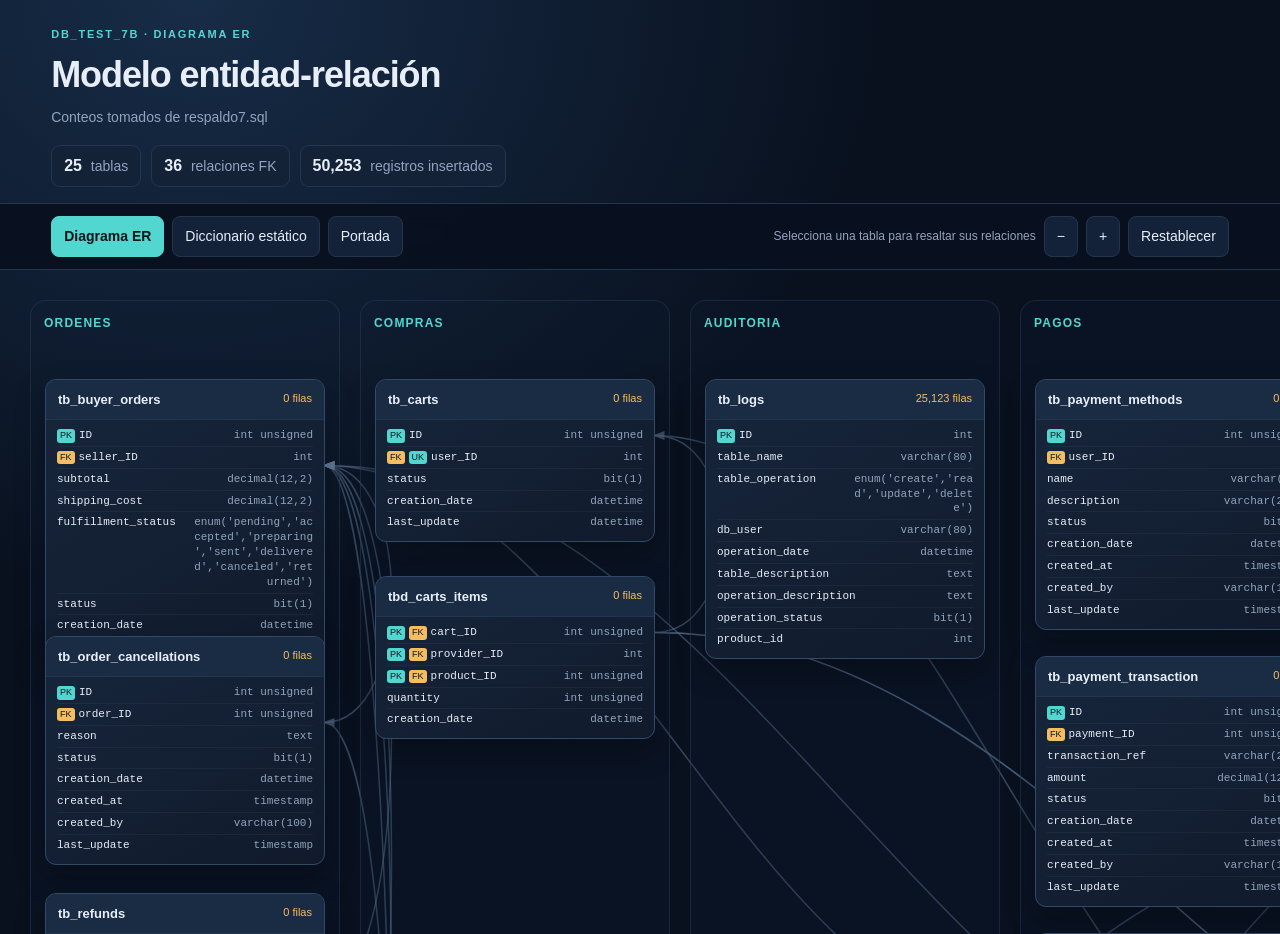
<file: Practica03/diagrama/erd/index.html>
<!doctype html><html lang="es"><head><meta charset="utf-8"><meta name="viewport" content="width=device-width,initial-scale=1"><title>Diagrama ER · db_test_7b</title><link rel="stylesheet" href="../assets/css/main.css"></head><body><header class="top"><div class="eyebrow">db_test_7b · Diagrama ER</div><h1>Modelo entidad-relación</h1><div class="subtitle">Conteos tomados de respaldo7.sql</div><div class="stats" id="stats"></div></header><nav class="bar"><a class="selected" href="./">Diagrama ER</a><a href="../diccionario/">Diccionario estático</a><a href="../">Portada</a><span class="spacer"></span><span class="hint" id="hint">Selecciona una tabla para resaltar sus relaciones</span><button id="zoomout" aria-label="Alejar">−</button><button id="zoomin" aria-label="Acercar">+</button><button id="reset">Restablecer</button></nav><main class="viewport" id="viewport"><div class="stage" id="stage"><svg class="links" id="links"></svg><div id="entities"></div></div></main><script src="../assets/js/esquema.js"></script><script src="../assets/js/erd.js"></script></body></html>
</file>
<file: Practica03/diagrama/assets/css/main.css>
:root{color-scheme:dark;--bg:#09111f;--panel:#111d30;--line:#24354e;--text:#e8eef8;--muted:#93a4bd;--cyan:#52d6d0;--gold:#f5bd61}*{box-sizing:border-box}body{margin:0;background:radial-gradient(ellipse at 15% 0,#172c47 0,transparent 45%),var(--bg);color:var(--text);font:14px/1.5 Inter,Segoe UI,Arial,sans-serif}.top{padding:26px clamp(18px,4vw,58px) 16px;border-bottom:1px solid var(--line)}.eyebrow{color:var(--cyan);text-transform:uppercase;letter-spacing:.16em;font-size:11px;font-weight:700}h1{margin:5px 0;font-size:clamp(23px,3vw,36px);letter-spacing:-.03em}.subtitle{color:var(--muted)}.stats{display:flex;gap:10px;flex-wrap:wrap;margin-top:17px}.stat{background:#142238;border:1px solid var(--line);border-radius:9px;padding:8px 12px;color:var(--muted)}.stat b{color:var(--text);font-size:16px;margin-right:5px}.bar{display:flex;align-items:center;gap:8px;padding:12px clamp(18px,4vw,58px);position:sticky;top:0;background:#09111feF;backdrop-filter:blur(12px);z-index:10;border-bottom:1px solid var(--line)}button,input{font:inherit;color:var(--text);background:#132239;border:1px solid var(--line);border-radius:8px;padding:9px 12px}button{cursor:pointer}button.active{color:#061416;background:var(--cyan);border-color:var(--cyan);font-weight:700}.spacer{flex:1}.hint{color:var(--muted);font-size:12px}.pane{display:none}.pane.active{display:block}.viewport{overflow:auto;height:calc(100vh - 236px);min-height:510px;cursor:grab}.viewport:active{cursor:grabbing}.stage{position:relative;width:2040px;min-height:1880px;padding:30px}.links{position:absolute;inset:0;width:100%;height:100%;pointer-events:none;overflow:visible}.link{fill:none;stroke:#58708f;stroke-width:1.5;opacity:.55;transition:opacity .2s,stroke .2s,stroke-width .2s;marker-end:url(#arrow)}.link.active{stroke:var(--gold);stroke-width:2.5;opacity:1}.link.dim{opacity:.08}.domain{position:absolute;top:30px;width:310px;min-height:calc(100% - 50px);border:1px solid #30456066;border-radius:16px;background:#14223830;padding:13px;animation:fade .7s both}.domain h2{margin:0 0 15px;color:var(--cyan);font-size:12px;text-transform:uppercase;letter-spacing:.1em}.entity{position:absolute;left:14px;width:280px;border:1px solid #334968;border-radius:11px;background:linear-gradient(150deg,#17263c,#101a2b);box-shadow:0 12px 30px #0004;overflow:hidden;transition:transform .2s,border-color .2s,opacity .2s;animation:rise .6s both}.entity:hover,.entity.focus{transform:translateY(-2px);border-color:var(--gold);z-index:5}.entity.dim{opacity:.19}.entity-head{padding:10px 12px;background:#1a2c43;border-bottom:1px solid var(--line)}.name{font-weight:750;font-size:13px;overflow-wrap:anywhere}.count{float:right;color:var(--gold);font-size:11px}.entity-body{padding:5px 11px 8px}.field{display:grid;grid-template-columns:1fr auto;gap:8px;align-items:start;padding:3px 0;border-bottom:1px solid #ffffff0b;font:11px/1.35 ui-monospace,Consolas,monospace}.field:last-child{border:0}.fieldname{overflow-wrap:anywhere}.fieldtype{color:#91a4bd;text-align:right;max-width:125px;overflow-wrap:anywhere}.key{display:inline-block;color:#0d1a20;background:var(--cyan);border-radius:3px;padding:0 3px;font:9px/1.5 Arial;margin-right:4px}.key.fk{background:var(--gold)}.dictionary{padding:24px clamp(18px,4vw,58px);max-width:1400px;margin:auto}.dictionary h2{font-size:24px}.dictionary p{color:var(--muted)}.search{width:min(420px,100%);margin:8px 0 20px}.group{margin:20px 0 30px}.group h3{position:sticky;top:51px;background:#0e1a2b;padding:9px 12px;border:1px solid var(--line);border-radius:8px}.tablewrap{overflow:auto;border:1px solid var(--line);border-radius:10px}table{border-collapse:collapse;width:100%;min-width:760px;background:#101b2c}th,td{text-align:left;padding:8px 10px;border-bottom:1px solid #26364b}th{font-size:11px;text-transform:uppercase;color:var(--muted);background:#17263a}td code{color:#b9d4e4}footer{padding:22px clamp(18px,4vw,58px);border-top:1px solid var(--line);color:var(--muted);font-size:12px}@keyframes rise{from{opacity:0;transform:translateY(15px)}to{opacity:1;transform:translateY(0)}}@keyframes fade{from{opacity:0}to{opacity:1}}@media(prefers-reduced-motion:reduce){*,*:before,*:after{animation-duration:.01ms!important;transition-duration:.01ms!important}}

.bar a{display:inline-block;text-decoration:none;color:var(--text);background:#132239;border:1px solid var(--line);border-radius:8px;padding:9px 12px}.bar a:hover,.bar a.selected{color:#061416;background:var(--cyan);border-color:var(--cyan);font-weight:700}

.tablemeta{display:grid;grid-template-columns:minmax(120px,180px) 1fr;gap:6px 14px;margin:12px 0 10px;padding:13px 15px;background:#111d30;border:1px solid #24354e;border-radius:10px}.tablemeta dt{color:#52d6d0;font-weight:700}.tablemeta dd{margin:0;color:#c4d0e0;overflow-wrap:anywhere}.tablewrap td{vertical-align:top;min-width:130px}.tablewrap td:first-child{min-width:150px}.tablewrap td:nth-child(3){min-width:230px}.tablewrap td:nth-child(6){min-width:250px}
</file>
